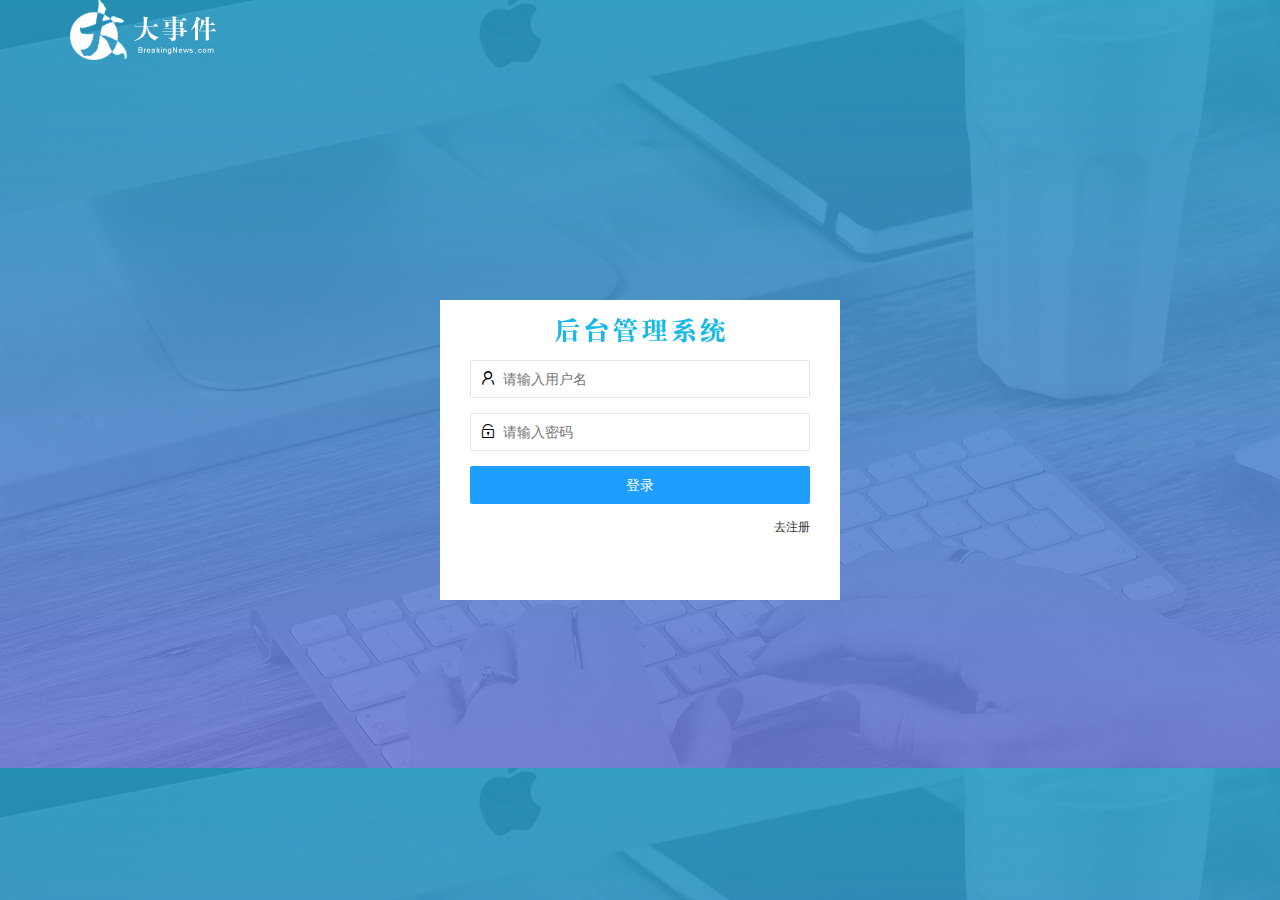
<file: login.html>
<!DOCTYPE html>
<html lang="en">

<head>
    <meta charset="UTF-8">
    <meta http-equiv="X-UA-Compatible" content="IE=edge">
    <meta name="viewport" content="width=device-width, initial-scale=1.0">
    <title>大事件登录注册</title>
    <link rel="stylesheet" href="/assets/lib/layui/css/layui.css" />

    <link rel="stylesheet" href="/assets/css/login.css">

</head>

<body>
    <!-- 头部的logo区域 -->
    <div class="layui-main">
        <img src="/assets/images/logo.png" alt="">
    </div>


    <!-- 登录注册区域 -->
    <div class="loginAndRegister">
        <div class="title-box"></div>
        <!-- 登录的div -->

        <div class="login-box">
            <!-- 登录的表单 -->
            <form class="layui-form" action="">
                <!-- 用户名 -->
                <div class="layui-form-item">
                    <i class="layui-icon layui-icon-username"></i>
                    <input type="text" name="username" required lay-verify="required" placeholder="请输入用户名"
                        autocomplete="off" class="layui-input" />
                </div>
                <!-- 密码 -->
                <div class="layui-form-item">
                    <i class="layui-icon layui-icon-password"></i>
                    <input type="password" name="password" required lay-verify="required" placeholder="请输入密码"
                        autocomplete="off" class="layui-input" />
                </div>
                <!-- 登录按钮 -->
                <div class="layui-form-item">
                    <!-- 注意：表单提交按钮和普通按钮的区别，就是 lay-submit 属性 -->
                    <button class="layui-btn layui-btn-fluid layui-btn-normal" lay-submit>登录</button>
                </div>
                <div class="layui-form-item links">
                    <a  id="link_reg">去注册</a>
                </div>
            </form>
        </div>

        <!-- 注册的div -->
        <div class="register-box">

            <!-- 注册的表单 -->
            <form class="layui-form" action="">
                <!-- 用户名 -->
                <div class="layui-form-item">
                    <i class="layui-icon layui-icon-username"></i>
                    <input type="text" name="username" required lay-verify="required" placeholder="请输入用户名"
                        autocomplete="off" class="layui-input" />
                </div>
                <!-- 密码 -->
                <div class="layui-form-item">
                    <i class="layui-icon layui-icon-password"></i>
                    <input type="password" name="password" required lay-verify="required" placeholder="请输入密码"
                        autocomplete="off" class="layui-input" />
                </div>
                <!-- 密码确认框 -->
                <div class="layui-form-item">
                    <i class="layui-icon layui-icon-password"></i>
                    <input type="password" name="repassword" required lay-verify="required" placeholder="再次确认密码"
                        autocomplete="off" class="layui-input" />
                </div>
                <!-- 注册按钮 -->
                <div class="layui-form-item">
                    <!-- 注意：表单提交按钮和普通按钮的区别，就是 lay-submit 属性 -->
                    <button class="layui-btn layui-btn-fluid layui-btn-normal" lay-submit>注册</button>
                </div>
                <div class="layui-form-item links">
                    <a  id="link_login">去登录</a>
                </div>
            </form>
        </div>

    </div>

    <script src="./assets/lib/layui/layui.all.js"></script>
    <script src="./assets/lib/jquery.js"></script>
    <script src="./assets/js/ajaxPre.js"></script>
    <script src="./assets/js/login.js"></script>
</body>

</html>
</file>
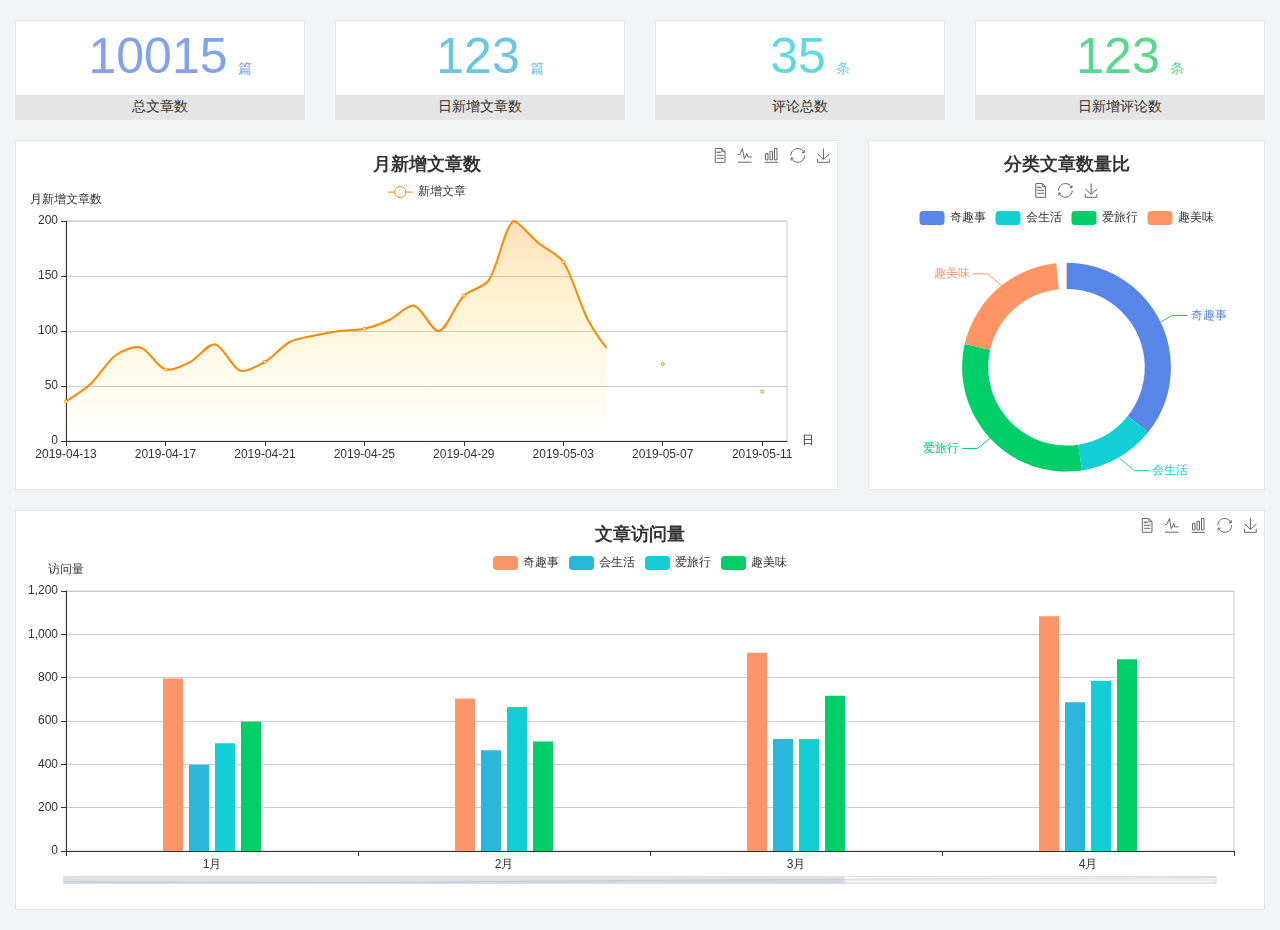
<file: home/dashboard.html>
<!DOCTYPE html>
<html lang="en">

<head>
  <meta charset="UTF-8">
  <meta name="viewport" content="width=device-width, initial-scale=1.0">
  <meta http-equiv="X-UA-Compatible" content="ie=edge">
  <title>图表统计</title>
  <link rel="stylesheet" href="../assets/lib/bootstrap.css" />
  <link rel="stylesheet" href="../assets/lib/main.css" />
  <script src="../assets/lib/jquery.js"></script>
  <script type="text/javascript" src="../assets/lib/echarts.min.js"></script>
</head>

<body>
  <div class="container-fluid">
    <div class="row spannel_list">
      <div class="col-sm-3 col-xs-6">
        <div class="spannel">
          <em>10015</em><span>篇</span>
          <b>总文章数</b>
        </div>
      </div>
      <div class="col-sm-3 col-xs-6">
        <div class="spannel scolor01">
          <em>123</em><span>篇</span>
          <b>日新增文章数</b>
        </div>
      </div>
      <div class="col-sm-3 col-xs-6">
        <div class="spannel scolor02">
          <em>35</em><span>条</span>
          <b>评论总数</b>
        </div>
      </div>
      <div class="col-sm-3 col-xs-6">
        <div class="spannel scolor03">
          <em>123</em><span>条</span>
          <b>日新增评论数</b>
        </div>
      </div>
    </div>
  </div>

  <div class="container-fluid">
    <div class="row curve-pie">
      <div class="col-lg-8 col-md-8">
        <div class="gragh_pannel" id="curve_show"></div>
      </div>
      <div class="col-lg-4 col-md-4">
        <div class="gragh_pannel" id="pie_show"></div>
      </div>
    </div>
  </div>

  <div class="container-fluid">
    <div class="column_pannel" id="column_show"></div>
  </div>

  <script>
    var oChart = echarts.init(document.getElementById('curve_show'));
    var aList_all = [
      { 'count': 36, 'date': '2019-04-13' },
      { 'count': 52, 'date': '2019-04-14' },
      { 'count': 78, 'date': '2019-04-15' },
      { 'count': 85, 'date': '2019-04-16' },
      { 'count': 65, 'date': '2019-04-17' },
      { 'count': 72, 'date': '2019-04-18' },
      { 'count': 88, 'date': '2019-04-19' },
      { 'count': 64, 'date': '2019-04-20' },
      { 'count': 72, 'date': '2019-04-21' },
      { 'count': 90, 'date': '2019-04-22' },
      { 'count': 96, 'date': '2019-04-23' },
      { 'count': 100, 'date': '2019-04-24' },
      { 'count': 102, 'date': '2019-04-25' },
      { 'count': 110, 'date': '2019-04-26' },
      { 'count': 123, 'date': '2019-04-27' },
      { 'count': 100, 'date': '2019-04-28' },
      { 'count': 132, 'date': '2019-04-29' },
      { 'count': 146, 'date': '2019-04-30' },
      { 'count': 200, 'date': '2019-05-01' },
      { 'count': 180, 'date': '2019-05-02' },
      { 'count': 163, 'date': '2019-05-03' },
      { 'count': 110, 'date': '2019-05-04' },
      { 'count': 80, 'date': '2019-05-05' },
      { 'count': 82, 'date': '2019-05-06' },
      { 'count': 70, 'date': '2019-05-07' },
      { 'count': 65, 'date': '2019-05-08' },
      { 'count': 54, 'date': '2019-05-09' },
      { 'count': 40, 'date': '2019-05-10' },
      { 'count': 45, 'date': '2019-05-11' },
      { 'count': 38, 'date': '2019-05-12' },
    ];

    let aCount = [];
    let aDate = [];

    for (var i = 0; i < aList_all.length; i++) {
      aCount.push(aList_all[i].count);
      aDate.push(aList_all[i].date);
    }

    var chartopt = {
      title: {
        text: '月新增文章数',
        left: 'center',
        top: '10'
      },
      tooltip: {
        trigger: 'axis'
      },
      legend: {
        data: ['新增文章'],
        top: '40'
      },
      toolbox: {
        show: true,
        feature: {
          mark: { show: true },
          dataView: { show: true, readOnly: false },
          magicType: { show: true, type: ['line', 'bar'] },
          restore: { show: true },
          saveAsImage: { show: true }
        }
      },
      calculable: true,
      xAxis: [
        {
          name: '日',
          type: 'category',
          boundaryGap: false,
          data: aDate
        }
      ],
      yAxis: [
        {
          name: '月新增文章数',
          type: 'value'
        }
      ],
      series: [
        {
          name: '新增文章',
          type: 'line',
          smooth: true,
          itemStyle: { normal: { areaStyle: { type: 'default' }, color: '#f80' }, lineStyle: { color: '#f80' } },
          data: aCount
        }],
      areaStyle: {
        normal: {
          color: new echarts.graphic.LinearGradient(0, 0, 0, 1, [{
            offset: 0,
            color: 'rgba(255,136,0,0.39)'
          }, {
            offset: .34,
            color: 'rgba(255,180,0,0.25)'
          }, {
            offset: 1,
            color: 'rgba(255,222,0,0.00)'
          }])

        }
      },
      grid: {
        show: true,
        x: 50,
        x2: 50,
        y: 80,
        height: 220
      }
    };

    oChart.setOption(chartopt);


    var oPie = echarts.init(document.getElementById('pie_show'));
    var oPieopt =
    {
      title: {
        top: 10,
        text: '分类文章数量比',
        x: 'center'
      },
      tooltip: {
        trigger: 'item',
        formatter: "{a} <br/>{b} : {c} ({d}%)"
      },
      color: ['#5885e8', '#13cfd5', '#00ce68', '#ff9565'],
      legend: {
        x: 'center',
        top: 65,
        data: ['奇趣事', '会生活', '爱旅行', '趣美味']
      },
      toolbox: {
        show: true,
        x: 'center',
        top: 35,
        feature: {
          mark: { show: true },
          dataView: { show: true, readOnly: false },
          magicType: {
            show: true,
            type: ['pie', 'funnel'],
            option: {
              funnel: {
                x: '25%',
                width: '50%',
                funnelAlign: 'left',
                max: 1548
              }
            }
          },
          restore: { show: true },
          saveAsImage: { show: true }
        }
      },
      calculable: true,
      series: [
        {
          name: '访问来源',
          type: 'pie',
          radius: ['45%', '60%'],
          center: ['50%', '65%'],
          data: [
            { value: 300, name: '奇趣事' },
            { value: 100, name: '会生活' },
            { value: 260, name: '爱旅行' },
            { value: 180, name: '趣美味' }
          ]
        }
      ]
    };
    oPie.setOption(oPieopt);



    var oColumn = this.echarts.init(document.getElementById('column_show'));
    var oColumnopt =
    {
      title: {
        text: '文章访问量',
        left: 'center',
        top: '10'
      },
      tooltip: {
        trigger: 'axis'
      },
      legend: {
        data: ['奇趣事', '会生活', '爱旅行', '趣美味'],
        top: '40'
      },
      toolbox: {
        show: true,
        feature: {
          mark: { show: true },
          dataView: { show: true, readOnly: false },
          magicType: { show: true, type: ['line', 'bar'] },
          restore: { show: true },
          saveAsImage: { show: true }
        }
      },
      calculable: true,
      xAxis: [
        {
          type: 'category',
          data: ['1月', '2月', '3月', '4月', '5月']
        }
      ],
      yAxis: [
        {
          name: '访问量',
          type: 'value'
        }
      ],
      series: [
        {
          name: '奇趣事',
          type: 'bar',
          barWidth: 20,
          itemStyle: {
            normal: { areaStyle: { type: 'default' }, color: '#fd956a' }
          },
          data: [800, 708, 920, 1090, 1200]
        },
        {
          name: '会生活',
          type: 'bar',
          barWidth: 20,
          itemStyle: {
            normal: { areaStyle: { type: 'default' }, color: '#2bb6db' }
          },
          data: [400, 468, 520, 690, 800]
        },
        {
          name: '爱旅行',
          type: 'bar',
          barWidth: 20,
          itemStyle: {
            normal: { areaStyle: { type: 'default' }, color: '#13cfd5' }
          },
          data: [500, 668, 520, 790, 900]
        },
        {
          name: '趣美味',
          type: 'bar',
          barWidth: 20,
          itemStyle: {
            normal: { areaStyle: { type: 'default' }, color: '#00ce68' }
          },
          data: [600, 508, 720, 890, 1000]
        }
      ],
      grid: {
        show: true,
        x: 50,
        x2: 30,
        y: 80,
        height: 260
      },
      dataZoom: [//给x轴设置滚动条
        {
          start: 0,//默认为0
          end: 100 - 1000 / 31,//默认为100
          type: 'slider',
          show: true,
          xAxisIndex: [0],
          handleSize: 0,//滑动条的 左右2个滑动条的大小
          height: 8,//组件高度
          left: 45, //左边的距离
          right: 50,//右边的距离
          bottom: 26,//右边的距离
          handleColor: '#ddd',//h滑动图标的颜色
          handleStyle: {
            borderColor: "#cacaca",
            borderWidth: "1",
            shadowBlur: 2,
            background: "#ddd",
            shadowColor: "#ddd",
          }
        }]
    };
    oColumn.setOption(oColumnopt);
  </script>
</body>

</html>
</file>
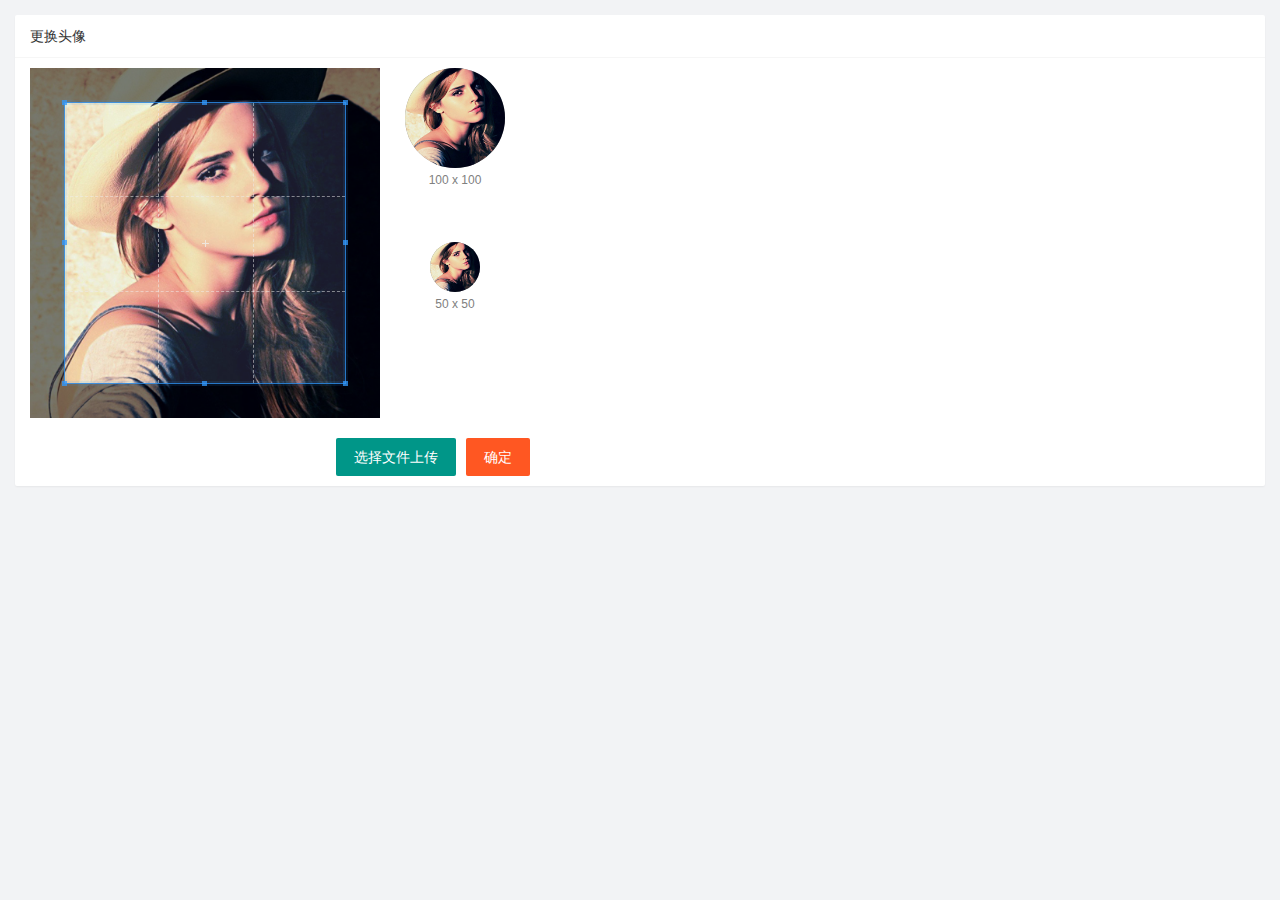
<file: user/user_avatar.html>
<!DOCTYPE html>
<html lang="en">

<head>
    <meta charset="UTF-8">
    <meta http-equiv="X-UA-Compatible" content="IE=edge">
    <meta name="viewport" content="width=device-width, initial-scale=1.0">
    <title>Document</title>
    <link rel="stylesheet" href="../assets/lib/layui/css/layui.css">
    <link rel="stylesheet" href="../assets/lib/cropper/cropper.css">
    <link rel="stylesheet" href="../assets/css/user/user_avatar.css">
</head>

<body>
    <div class="layui-card">
        <div class="layui-card-header">更换头像</div>
        <div class="layui-card-body">
            <!-- 第一行的图片裁剪和预览区域 -->
            <div class="row1">
                <!-- 图片裁剪区域 -->
                <div class="cropper-box">
                    <!-- 这个 img 标签很重要，将来会把它初始化为裁剪区域 -->
                    <img id="image" src="../assets/images/sample.jpg" />
                </div>
                <!-- 图片的预览区域 -->
                <div class="preview-box">
                    <div>
                        <!-- 宽高为 100px 的预览区域 -->
                        <div class="img-preview w100"></div>
                        <p class="size">100 x 100</p>
                    </div>
                    <div>
                        <!-- 宽高为 50px 的预览区域 -->
                        <div class="img-preview w50"></div>
                        <p class="size">50 x 50</p>
                    </div>
                </div>
            </div>

            <!-- 第二行的按钮区域 -->
            <div class="row2">
                <!-- 通过 accept属性，可以指定，允许用户选择什么类型的文件 -->
                <input type="file" id="file" accept="image/png,image/jpeg" />
                <button type="button" class="layui-btn" id="btnChooseImage">选择文件上传</button>
                <button type="button" class="layui-btn layui-btn-danger" id='btnUpload'>确定</button>
            </div>
        </div>
    </div>
    <script src="../assets/lib/layui/layui.all.js"></script>
    <script src="../assets/lib/jquery.js"></script>
    <script src="../assets/lib/cropper/Cropper.js"></script>
    <script src="../assets/lib/cropper/jquery-cropper.js"></script>
    <script src="../assets/js/ajaxPre.js"></script>
    <script src="../assets/js/user/user_avatar.js"></script>
</body>

</html>
</file>
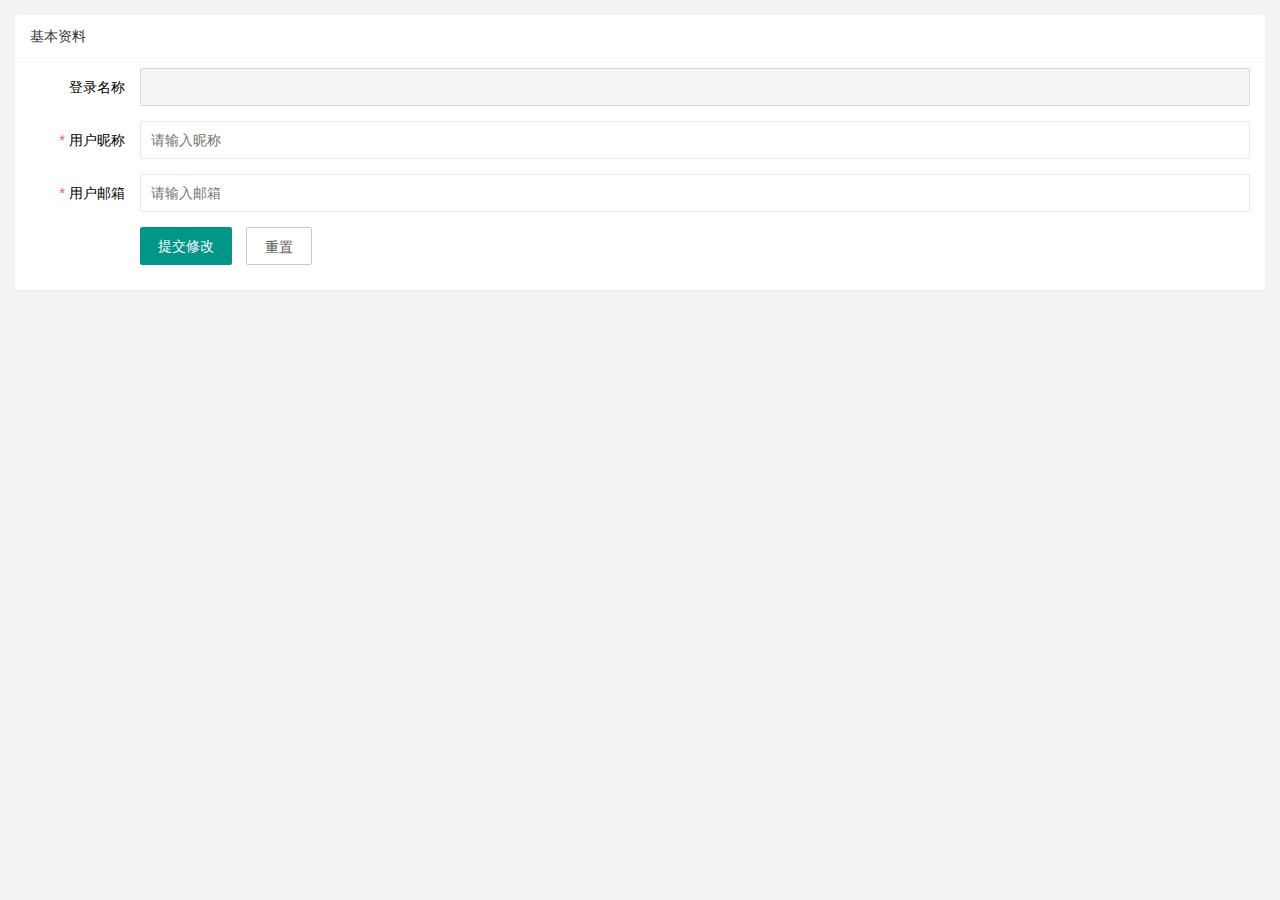
<file: user/user_info.html>
<!DOCTYPE html>
<html lang="en">

<head>
    <meta charset="UTF-8">
    <meta http-equiv="X-UA-Compatible" content="IE=edge">
    <meta name="viewport" content="width=device-width, initial-scale=1.0">
    <title>Document</title>
    <link rel="stylesheet" href="../assets/lib/layui/css/layui.css">
    <link rel="stylesheet" href="../assets/css/user/user_info.css">
</head>

<body>
    <div class="layui-card">
        <div class="layui-card-header">基本资料</div>
        <div class="layui-card-body">

            <form class="layui-form" lay-filter="formUserInfo">
                <!-- 这是隐藏域 隐藏id用于修改时提交 -->
                <input type="hidden" name="id" value="" />

                <div class="layui-form-item">
                    <label class="layui-form-label">登录名称</label>
                    <div class="layui-input-block">
                        <input disabled type="text" name="username" required lay-verify="required" autocomplete="off" 
                            class="layui-input">
                    </div>
                </div>
                <div class="layui-form-item">
                    <label class="layui-form-label req">用户昵称</label>
                    <div class="layui-input-block">
                        <input type="text" name="nickname" required lay-verify="required" autocomplete="off" placeholder="请输入昵称"
                            class="layui-input">
                    </div>
                </div>
                <div class="layui-form-item">
                    <label class="layui-form-label req">用户邮箱</label>
                    <div class="layui-input-block">
                        <input type="email" name="email" required lay-verify="required" autocomplete="off" placeholder="请输入邮箱"
                            class="layui-input">
                    </div>
                </div>

                <div class="layui-form-item">
                    <div class="layui-input-block">
                        <button class="layui-btn" lay-submit lay-filter="formDemo">提交修改</button>
                        <button type="reset" class="layui-btn layui-btn-primary" id="btnReset">重置</button>
                    </div>
                </div>

            </form>
        </div>
    </div>


    <!-- 导入 layui 的 js -->
    <script src="/assets/lib/layui/layui.all.js"></script>
    <!-- 导入 jquery -->
    <script src="/assets/lib/jquery.js"></script>
    <script src="/assets/js/ajaxPre.js"></script>

    <!-- 导入自己的 js -->
    <script src="/assets/js/user/user_info.js"></script>

</body>

</html>
</file>
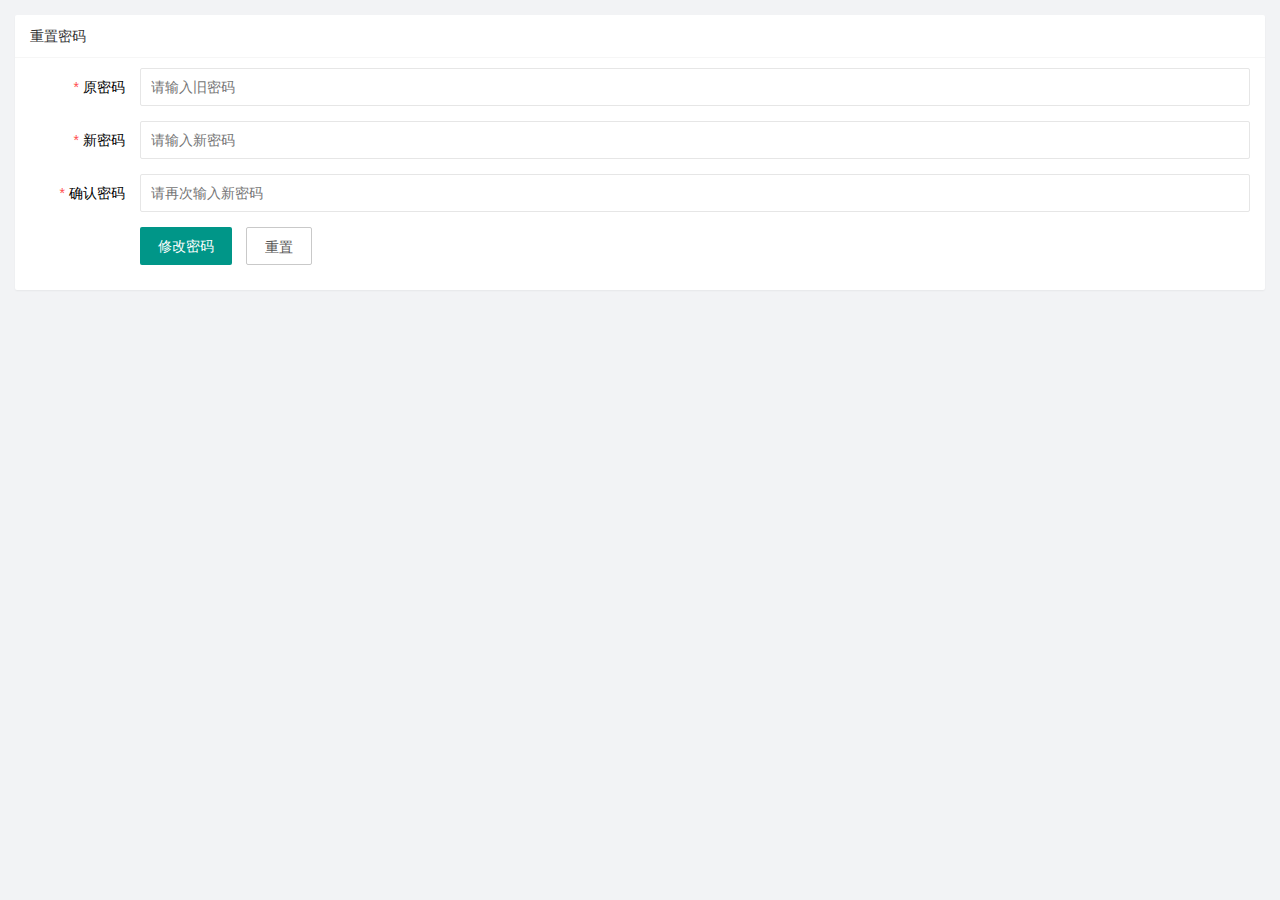
<file: user/user_pwd.html>
<!DOCTYPE html>
<html lang="en">
<head>
    <meta charset="UTF-8">
    <meta http-equiv="X-UA-Compatible" content="IE=edge">
    <meta name="viewport" content="width=device-width, initial-scale=1.0">
    <title>Document</title>
    <link rel="stylesheet" href="../assets/lib/layui/css/layui.css">
    <link rel="stylesheet" href="/assets/css/user/user_pwd.css">
</head>
<body>
    <div class="layui-card">
        <div class="layui-card-header">重置密码</div>
        <div class="layui-card-body">

            <form class="layui-form" >
                <!-- 这是隐藏域 隐藏id用于修改时提交 -->
                <input type="hidden" name="id" value="" />

                <div class="layui-form-item">
                    <label class="layui-form-label req">原密码</label>
                    <div class="layui-input-block">
                      <input type="password" name="oldPwd" required lay-verify="required|pwd" placeholder="请输入旧密码" autocomplete="off" class="layui-input">
                    </div>
                   
                </div>

                <div class="layui-form-item">
                    <label class="layui-form-label req">新密码</label>
                    <div class="layui-input-block">
                      <input type="password" name="newPwd" required lay-verify="required|pwd|samePwd" placeholder="请输入新密码" autocomplete="off" class="layui-input">
                    </div>
                   
                </div>

                <div class="layui-form-item">
                    <label class="layui-form-label req">确认密码</label>
                    <div class="layui-input-block">
                      <input type="password" name="rePwd" required lay-verify="required|pwd|rePwd" placeholder="请再次输入新密码" autocomplete="off" class="layui-input">
                    </div>
                   
                </div>



                <div class="layui-form-item">
                    <div class="layui-input-block">
                        <button class="layui-btn" lay-submit lay-filter="formDemo">修改密码</button>
                        <button type="reset" class="layui-btn layui-btn-primary" id="btnReset">重置</button>
                    </div>
                </div>

            </form>
        </div>
    </div>




     <!-- 导入 layui 的 js -->
     <script src="/assets/lib/layui/layui.all.js"></script>
     <!-- 导入 jquery -->
     <script src="/assets/lib/jquery.js"></script>
     <script src="/assets/js/ajaxPre.js"></script>
     <script src="/assets/js/user/user_pwd.js"></script>
</body>
</html>
</file>
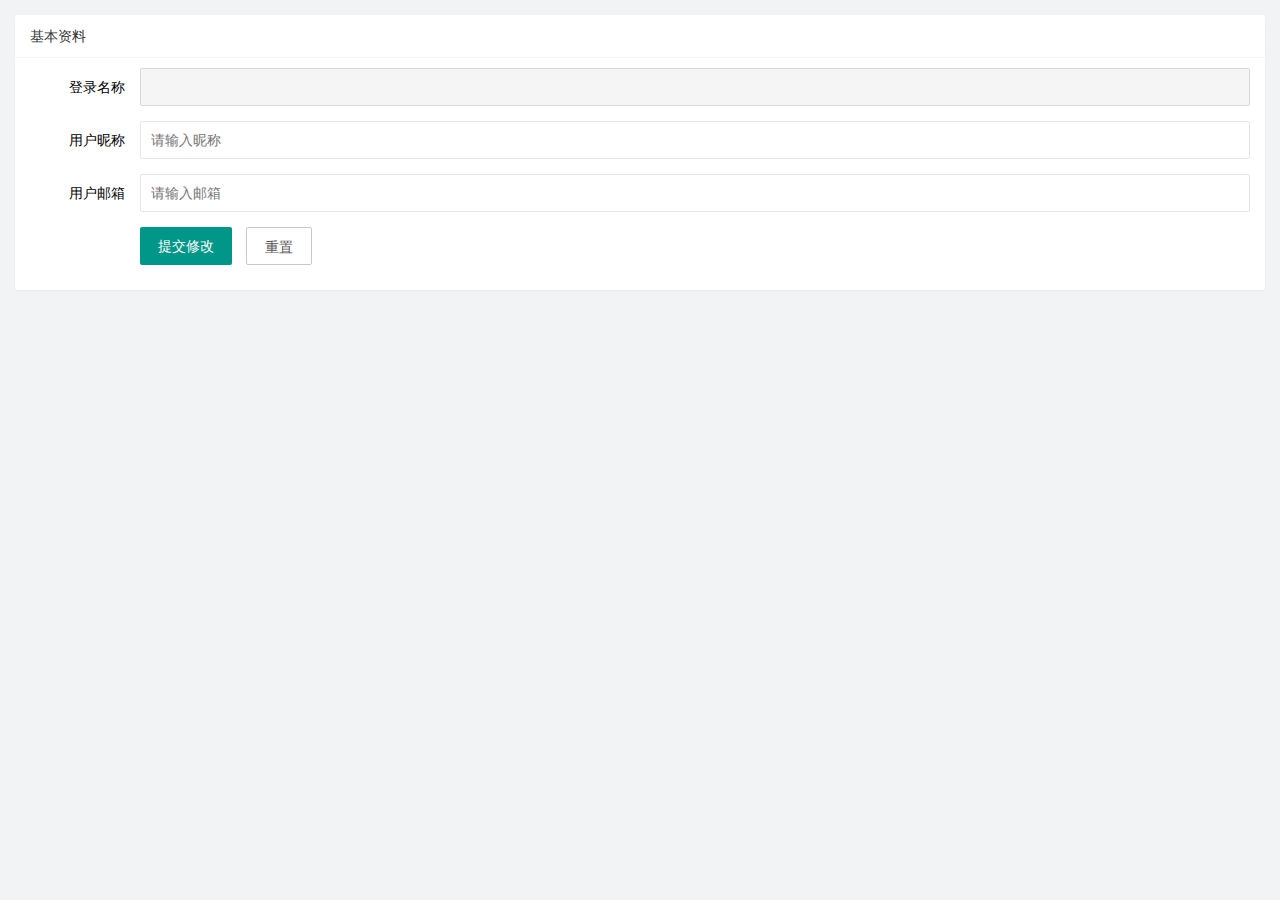
<file: user/userinfo.html>
<!DOCTYPE html>
<html lang="en">

<head>
    <meta charset="UTF-8">
    <meta http-equiv="X-UA-Compatible" content="IE=edge">
    <meta name="viewport" content="width=device-width, initial-scale=1.0">
    <title>Document</title>
    <link rel="stylesheet" href="../assets/lib/layui/css/layui.css">
    <link rel="stylesheet" href="../assets/css/user/user_info.css">
</head>

<body>
    <div class="layui-card">
        <div class="layui-card-header">基本资料</div>
        <div class="layui-card-body">

            <form class="layui-form" lay-filter="formUserInfo">
                <!-- 这是隐藏域 隐藏id用于修改时提交 -->
                <input type="hidden" name="id" value="" />

                <div class="layui-form-item">
                    <label class="layui-form-label">登录名称</label>
                    <div class="layui-input-block">
                        <input disabled type="text" name="username" required lay-verify="required" autocomplete="off" 
                            class="layui-input">
                    </div>
                </div>
                <div class="layui-form-item">
                    <label class="layui-form-label">用户昵称</label>
                    <div class="layui-input-block">
                        <input type="text" name="nickname" required lay-verify="required" autocomplete="off" placeholder="请输入昵称"
                            class="layui-input">
                    </div>
                </div>
                <div class="layui-form-item">
                    <label class="layui-form-label">用户邮箱</label>
                    <div class="layui-input-block">
                        <input type="email" name="email" required lay-verify="required" autocomplete="off" placeholder="请输入邮箱"
                            class="layui-input">
                    </div>
                </div>

                <div class="layui-form-item">
                    <div class="layui-input-block">
                        <button class="layui-btn" lay-submit lay-filter="formDemo">提交修改</button>
                        <button type="reset" class="layui-btn layui-btn-primary" id="btnReset">重置</button>
                    </div>
                </div>

            </form>
        </div>
    </div>


    <!-- 导入 layui 的 js -->
    <script src="/assets/lib/layui/layui.all.js"></script>
    <!-- 导入 jquery -->
    <script src="/assets/lib/jquery.js"></script>
    <script src="/assets/js/ajaxPre.js"></script>

    <!-- 导入自己的 js -->
    <script src="/assets/js/user/user_info.js"></script>

</body>

</html>
</file>
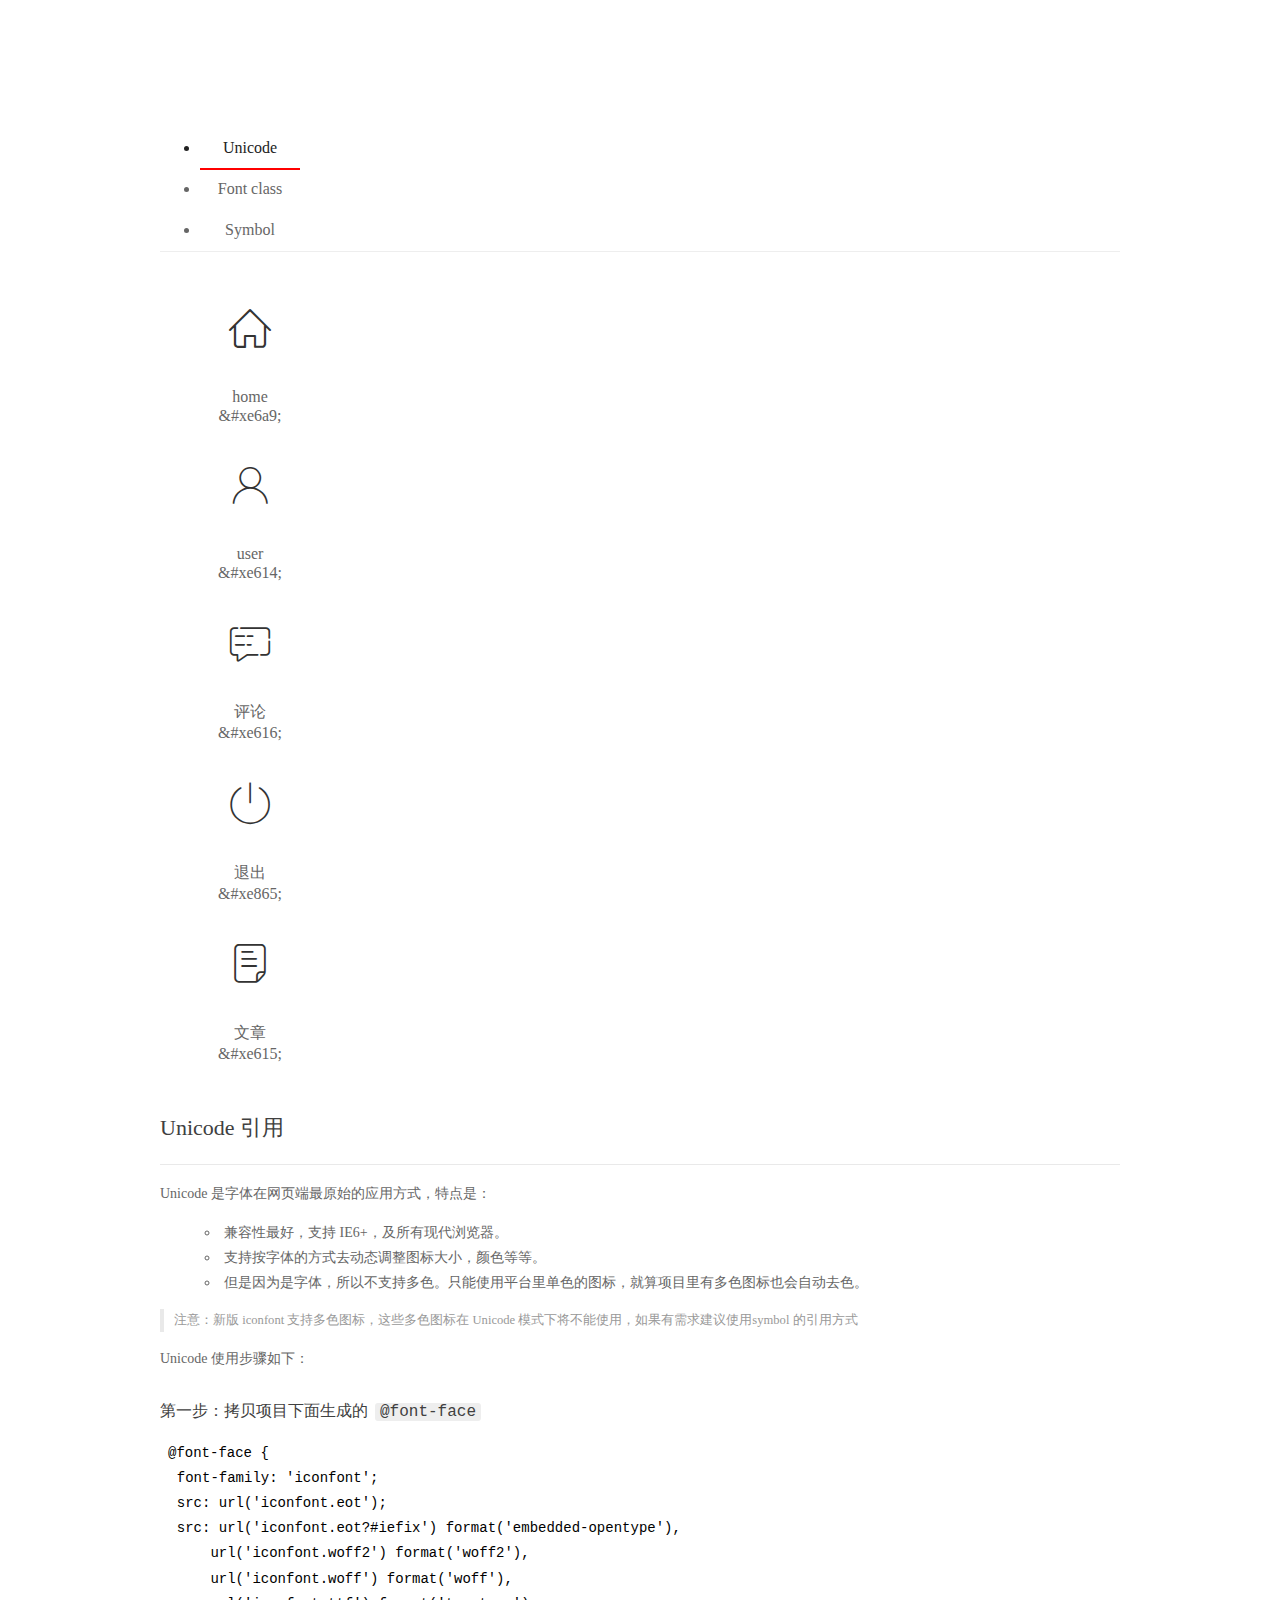
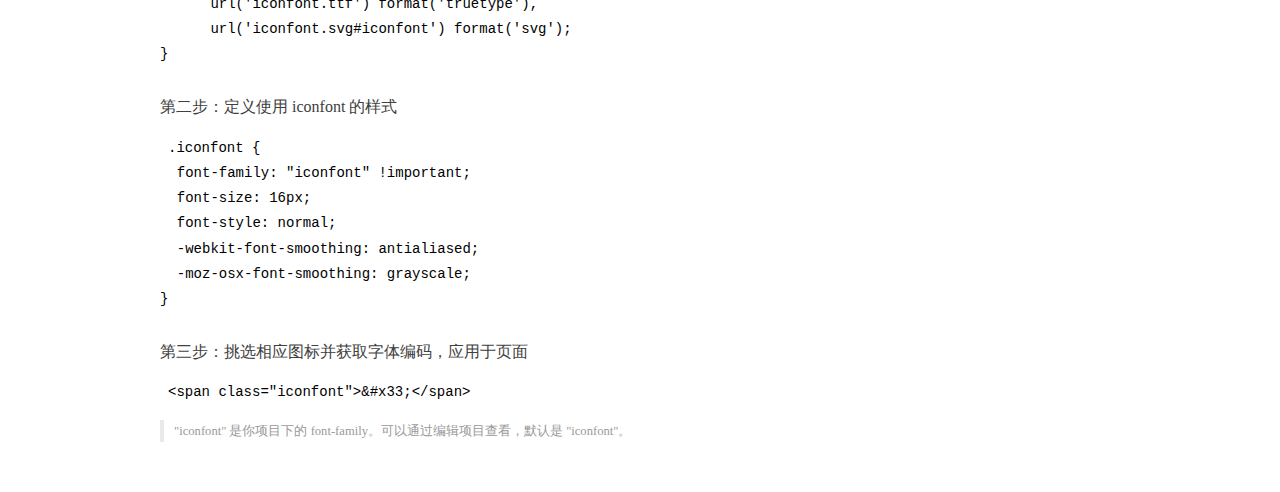
<file: assets/fonts/demo_index.html>
<!DOCTYPE html>
<html>
<head>
  <meta charset="utf-8"/>
  <title>IconFont Demo</title>
  <link rel="shortcut icon" href="https://gtms04.alicdn.com/tps/i4/TB1_oz6GVXXXXaFXpXXJDFnIXXX-64-64.ico" type="image/x-icon"/>
  <link rel="stylesheet" href="https://g.alicdn.com/thx/cube/1.3.2/cube.min.css">
  <link rel="stylesheet" href="demo.css">
  <link rel="stylesheet" href="iconfont.css">
  <script src="iconfont.js"></script>
  <!-- jQuery -->
  <script src="https://a1.alicdn.com/oss/uploads/2018/12/26/7bfddb60-08e8-11e9-9b04-53e73bb6408b.js"></script>
  <!-- 代码高亮 -->
  <script src="https://a1.alicdn.com/oss/uploads/2018/12/26/a3f714d0-08e6-11e9-8a15-ebf944d7534c.js"></script>
</head>
<body>
  <div class="main">
    <h1 class="logo"><a href="https://www.iconfont.cn/" title="iconfont 首页" target="_blank">&#xe86b;</a></h1>
    <div class="nav-tabs">
      <ul id="tabs" class="dib-box">
        <li class="dib active"><span>Unicode</span></li>
        <li class="dib"><span>Font class</span></li>
        <li class="dib"><span>Symbol</span></li>
      </ul>
      
    </div>
    <div class="tab-container">
      <div class="content unicode" style="display: block;">
          <ul class="icon_lists dib-box">
          
            <li class="dib">
              <span class="icon iconfont">&#xe6a9;</span>
                <div class="name">home</div>
                <div class="code-name">&amp;#xe6a9;</div>
              </li>
          
            <li class="dib">
              <span class="icon iconfont">&#xe614;</span>
                <div class="name">user</div>
                <div class="code-name">&amp;#xe614;</div>
              </li>
          
            <li class="dib">
              <span class="icon iconfont">&#xe616;</span>
                <div class="name">评论</div>
                <div class="code-name">&amp;#xe616;</div>
              </li>
          
            <li class="dib">
              <span class="icon iconfont">&#xe865;</span>
                <div class="name">退出</div>
                <div class="code-name">&amp;#xe865;</div>
              </li>
          
            <li class="dib">
              <span class="icon iconfont">&#xe615;</span>
                <div class="name">文章</div>
                <div class="code-name">&amp;#xe615;</div>
              </li>
          
          </ul>
          <div class="article markdown">
          <h2 id="unicode-">Unicode 引用</h2>
          <hr>

          <p>Unicode 是字体在网页端最原始的应用方式，特点是：</p>
          <ul>
            <li>兼容性最好，支持 IE6+，及所有现代浏览器。</li>
            <li>支持按字体的方式去动态调整图标大小，颜色等等。</li>
            <li>但是因为是字体，所以不支持多色。只能使用平台里单色的图标，就算项目里有多色图标也会自动去色。</li>
          </ul>
          <blockquote>
            <p>注意：新版 iconfont 支持多色图标，这些多色图标在 Unicode 模式下将不能使用，如果有需求建议使用symbol 的引用方式</p>
          </blockquote>
          <p>Unicode 使用步骤如下：</p>
          <h3 id="-font-face">第一步：拷贝项目下面生成的 <code>@font-face</code></h3>
<pre><code class="language-css"
>@font-face {
  font-family: 'iconfont';
  src: url('iconfont.eot');
  src: url('iconfont.eot?#iefix') format('embedded-opentype'),
      url('iconfont.woff2') format('woff2'),
      url('iconfont.woff') format('woff'),
      url('iconfont.ttf') format('truetype'),
      url('iconfont.svg#iconfont') format('svg');
}
</code></pre>
          <h3 id="-iconfont-">第二步：定义使用 iconfont 的样式</h3>
<pre><code class="language-css"
>.iconfont {
  font-family: "iconfont" !important;
  font-size: 16px;
  font-style: normal;
  -webkit-font-smoothing: antialiased;
  -moz-osx-font-smoothing: grayscale;
}
</code></pre>
          <h3 id="-">第三步：挑选相应图标并获取字体编码，应用于页面</h3>
<pre>
<code class="language-html"
>&lt;span class="iconfont"&gt;&amp;#x33;&lt;/span&gt;
</code></pre>
          <blockquote>
            <p>"iconfont" 是你项目下的 font-family。可以通过编辑项目查看，默认是 "iconfont"。</p>
          </blockquote>
          </div>
      </div>
      <div class="content font-class">
        <ul class="icon_lists dib-box">
          
          <li class="dib">
            <span class="icon iconfont icon-home"></span>
            <div class="name">
              home
            </div>
            <div class="code-name">.icon-home
            </div>
          </li>
          
          <li class="dib">
            <span class="icon iconfont icon-user"></span>
            <div class="name">
              user
            </div>
            <div class="code-name">.icon-user
            </div>
          </li>
          
          <li class="dib">
            <span class="icon iconfont icon-pinglun"></span>
            <div class="name">
              评论
            </div>
            <div class="code-name">.icon-pinglun
            </div>
          </li>
          
          <li class="dib">
            <span class="icon iconfont icon-tuichu"></span>
            <div class="name">
              退出
            </div>
            <div class="code-name">.icon-tuichu
            </div>
          </li>
          
          <li class="dib">
            <span class="icon iconfont icon-16"></span>
            <div class="name">
              文章
            </div>
            <div class="code-name">.icon-16
            </div>
          </li>
          
        </ul>
        <div class="article markdown">
        <h2 id="font-class-">font-class 引用</h2>
        <hr>

        <p>font-class 是 Unicode 使用方式的一种变种，主要是解决 Unicode 书写不直观，语意不明确的问题。</p>
        <p>与 Unicode 使用方式相比，具有如下特点：</p>
        <ul>
          <li>兼容性良好，支持 IE8+，及所有现代浏览器。</li>
          <li>相比于 Unicode 语意明确，书写更直观。可以很容易分辨这个 icon 是什么。</li>
          <li>因为使用 class 来定义图标，所以当要替换图标时，只需要修改 class 里面的 Unicode 引用。</li>
          <li>不过因为本质上还是使用的字体，所以多色图标还是不支持的。</li>
        </ul>
        <p>使用步骤如下：</p>
        <h3 id="-fontclass-">第一步：引入项目下面生成的 fontclass 代码：</h3>
<pre><code class="language-html">&lt;link rel="stylesheet" href="./iconfont.css"&gt;
</code></pre>
        <h3 id="-">第二步：挑选相应图标并获取类名，应用于页面：</h3>
<pre><code class="language-html">&lt;span class="iconfont icon-xxx"&gt;&lt;/span&gt;
</code></pre>
        <blockquote>
          <p>"
            iconfont" 是你项目下的 font-family。可以通过编辑项目查看，默认是 "iconfont"。</p>
        </blockquote>
      </div>
      </div>
      <div class="content symbol">
          <ul class="icon_lists dib-box">
          
            <li class="dib">
                <svg class="icon svg-icon" aria-hidden="true">
                  <use xlink:href="#icon-home"></use>
                </svg>
                <div class="name">home</div>
                <div class="code-name">#icon-home</div>
            </li>
          
            <li class="dib">
                <svg class="icon svg-icon" aria-hidden="true">
                  <use xlink:href="#icon-user"></use>
                </svg>
                <div class="name">user</div>
                <div class="code-name">#icon-user</div>
            </li>
          
            <li class="dib">
                <svg class="icon svg-icon" aria-hidden="true">
                  <use xlink:href="#icon-pinglun"></use>
                </svg>
                <div class="name">评论</div>
                <div class="code-name">#icon-pinglun</div>
            </li>
          
            <li class="dib">
                <svg class="icon svg-icon" aria-hidden="true">
                  <use xlink:href="#icon-tuichu"></use>
                </svg>
                <div class="name">退出</div>
                <div class="code-name">#icon-tuichu</div>
            </li>
          
            <li class="dib">
                <svg class="icon svg-icon" aria-hidden="true">
                  <use xlink:href="#icon-16"></use>
                </svg>
                <div class="name">文章</div>
                <div class="code-name">#icon-16</div>
            </li>
          
          </ul>
          <div class="article markdown">
          <h2 id="symbol-">Symbol 引用</h2>
          <hr>

          <p>这是一种全新的使用方式，应该说这才是未来的主流，也是平台目前推荐的用法。相关介绍可以参考这篇<a href="">文章</a>
            这种用法其实是做了一个 SVG 的集合，与另外两种相比具有如下特点：</p>
          <ul>
            <li>支持多色图标了，不再受单色限制。</li>
            <li>通过一些技巧，支持像字体那样，通过 <code>font-size</code>, <code>color</code> 来调整样式。</li>
            <li>兼容性较差，支持 IE9+，及现代浏览器。</li>
            <li>浏览器渲染 SVG 的性能一般，还不如 png。</li>
          </ul>
          <p>使用步骤如下：</p>
          <h3 id="-symbol-">第一步：引入项目下面生成的 symbol 代码：</h3>
<pre><code class="language-html">&lt;script src="./iconfont.js"&gt;&lt;/script&gt;
</code></pre>
          <h3 id="-css-">第二步：加入通用 CSS 代码（引入一次就行）：</h3>
<pre><code class="language-html">&lt;style&gt;
.icon {
  width: 1em;
  height: 1em;
  vertical-align: -0.15em;
  fill: currentColor;
  overflow: hidden;
}
&lt;/style&gt;
</code></pre>
          <h3 id="-">第三步：挑选相应图标并获取类名，应用于页面：</h3>
<pre><code class="language-html">&lt;svg class="icon" aria-hidden="true"&gt;
  &lt;use xlink:href="#icon-xxx"&gt;&lt;/use&gt;
&lt;/svg&gt;
</code></pre>
          </div>
      </div>

    </div>
  </div>
  <script>
  $(document).ready(function () {
      $('.tab-container .content:first').show()

      $('#tabs li').click(function (e) {
        var tabContent = $('.tab-container .content')
        var index = $(this).index()

        if ($(this).hasClass('active')) {
          return
        } else {
          $('#tabs li').removeClass('active')
          $(this).addClass('active')

          tabContent.hide().eq(index).fadeIn()
        }
      })
    })
  </script>
</body>
</html>
</file>
<file: assets/lib/layui/css/layui.css>
/** layui-v2.5.5 MIT License By https://www.layui.com */
 .layui-inline,img{display:inline-block;vertical-align:middle}h1,h2,h3,h4,h5,h6{font-weight:400}.layui-edge,.layui-header,.layui-inline,.layui-main{position:relative}.layui-body,.layui-edge,.layui-elip{overflow:hidden}.layui-btn,.layui-edge,.layui-inline,img{vertical-align:middle}.layui-btn,.layui-disabled,.layui-icon,.layui-unselect{-moz-user-select:none;-webkit-user-select:none;-ms-user-select:none}.layui-elip,.layui-form-checkbox span,.layui-form-pane .layui-form-label{text-overflow:ellipsis;white-space:nowrap}.layui-breadcrumb,.layui-tree-btnGroup{visibility:hidden}blockquote,body,button,dd,div,dl,dt,form,h1,h2,h3,h4,h5,h6,input,li,ol,p,pre,td,textarea,th,ul{margin:0;padding:0;-webkit-tap-highlight-color:rgba(0,0,0,0)}a:active,a:hover{outline:0}img{border:none}li{list-style:none}table{border-collapse:collapse;border-spacing:0}h4,h5,h6{font-size:100%}button,input,optgroup,option,select,textarea{font-family:inherit;font-size:inherit;font-style:inherit;font-weight:inherit;outline:0}pre{white-space:pre-wrap;white-space:-moz-pre-wrap;white-space:-pre-wrap;white-space:-o-pre-wrap;word-wrap:break-word}body{line-height:24px;font:14px Helvetica Neue,Helvetica,PingFang SC,Tahoma,Arial,sans-serif}hr{height:1px;margin:10px 0;border:0;clear:both}a{color:#333;text-decoration:none}a:hover{color:#777}a cite{font-style:normal;*cursor:pointer}.layui-border-box,.layui-border-box *{box-sizing:border-box}.layui-box,.layui-box *{box-sizing:content-box}.layui-clear{clear:both;*zoom:1}.layui-clear:after{content:'\20';clear:both;*zoom:1;display:block;height:0}.layui-inline{*display:inline;*zoom:1}.layui-edge{display:inline-block;width:0;height:0;border-width:6px;border-style:dashed;border-color:transparent}.layui-edge-top{top:-4px;border-bottom-color:#999;border-bottom-style:solid}.layui-edge-right{border-left-color:#999;border-left-style:solid}.layui-edge-bottom{top:2px;border-top-color:#999;border-top-style:solid}.layui-edge-left{border-right-color:#999;border-right-style:solid}.layui-disabled,.layui-disabled:hover{color:#d2d2d2!important;cursor:not-allowed!important}.layui-circle{border-radius:100%}.layui-show{display:block!important}.layui-hide{display:none!important}@font-face{font-family:layui-icon;src:url(../font/iconfont.eot?v=250);src:url(../font/iconfont.eot?v=250#iefix) format('embedded-opentype'),url(../font/iconfont.woff2?v=250) format('woff2'),url(../font/iconfont.woff?v=250) format('woff'),url(../font/iconfont.ttf?v=250) format('truetype'),url(../font/iconfont.svg?v=250#layui-icon) format('svg')}.layui-icon{font-family:layui-icon!important;font-size:16px;font-style:normal;-webkit-font-smoothing:antialiased;-moz-osx-font-smoothing:grayscale}.layui-icon-reply-fill:before{content:"\e611"}.layui-icon-set-fill:before{content:"\e614"}.layui-icon-menu-fill:before{content:"\e60f"}.layui-icon-search:before{content:"\e615"}.layui-icon-share:before{content:"\e641"}.layui-icon-set-sm:before{content:"\e620"}.layui-icon-engine:before{content:"\e628"}.layui-icon-close:before{content:"\1006"}.layui-icon-close-fill:before{content:"\1007"}.layui-icon-chart-screen:before{content:"\e629"}.layui-icon-star:before{content:"\e600"}.layui-icon-circle-dot:before{content:"\e617"}.layui-icon-chat:before{content:"\e606"}.layui-icon-release:before{content:"\e609"}.layui-icon-list:before{content:"\e60a"}.layui-icon-chart:before{content:"\e62c"}.layui-icon-ok-circle:before{content:"\1005"}.layui-icon-layim-theme:before{content:"\e61b"}.layui-icon-table:before{content:"\e62d"}.layui-icon-right:before{content:"\e602"}.layui-icon-left:before{content:"\e603"}.layui-icon-cart-simple:before{content:"\e698"}.layui-icon-face-cry:before{content:"\e69c"}.layui-icon-face-smile:before{content:"\e6af"}.layui-icon-survey:before{content:"\e6b2"}.layui-icon-tree:before{content:"\e62e"}.layui-icon-upload-circle:before{content:"\e62f"}.layui-icon-add-circle:before{content:"\e61f"}.layui-icon-download-circle:before{content:"\e601"}.layui-icon-templeate-1:before{content:"\e630"}.layui-icon-util:before{content:"\e631"}.layui-icon-face-surprised:before{content:"\e664"}.layui-icon-edit:before{content:"\e642"}.layui-icon-speaker:before{content:"\e645"}.layui-icon-down:before{content:"\e61a"}.layui-icon-file:before{content:"\e621"}.layui-icon-layouts:before{content:"\e632"}.layui-icon-rate-half:before{content:"\e6c9"}.layui-icon-add-circle-fine:before{content:"\e608"}.layui-icon-prev-circle:before{content:"\e633"}.layui-icon-read:before{content:"\e705"}.layui-icon-404:before{content:"\e61c"}.layui-icon-carousel:before{content:"\e634"}.layui-icon-help:before{content:"\e607"}.layui-icon-code-circle:before{content:"\e635"}.layui-icon-water:before{content:"\e636"}.layui-icon-username:before{content:"\e66f"}.layui-icon-find-fill:before{content:"\e670"}.layui-icon-about:before{content:"\e60b"}.layui-icon-location:before{content:"\e715"}.layui-icon-up:before{content:"\e619"}.layui-icon-pause:before{content:"\e651"}.layui-icon-date:before{content:"\e637"}.layui-icon-layim-uploadfile:before{content:"\e61d"}.layui-icon-delete:before{content:"\e640"}.layui-icon-play:before{content:"\e652"}.layui-icon-top:before{content:"\e604"}.layui-icon-friends:before{content:"\e612"}.layui-icon-refresh-3:before{content:"\e9aa"}.layui-icon-ok:before{content:"\e605"}.layui-icon-layer:before{content:"\e638"}.layui-icon-face-smile-fine:before{content:"\e60c"}.layui-icon-dollar:before{content:"\e659"}.layui-icon-group:before{content:"\e613"}.layui-icon-layim-download:before{content:"\e61e"}.layui-icon-picture-fine:before{content:"\e60d"}.layui-icon-link:before{content:"\e64c"}.layui-icon-diamond:before{content:"\e735"}.layui-icon-log:before{content:"\e60e"}.layui-icon-rate-solid:before{content:"\e67a"}.layui-icon-fonts-del:before{content:"\e64f"}.layui-icon-unlink:before{content:"\e64d"}.layui-icon-fonts-clear:before{content:"\e639"}.layui-icon-triangle-r:before{content:"\e623"}.layui-icon-circle:before{content:"\e63f"}.layui-icon-radio:before{content:"\e643"}.layui-icon-align-center:before{content:"\e647"}.layui-icon-align-right:before{content:"\e648"}.layui-icon-align-left:before{content:"\e649"}.layui-icon-loading-1:before{content:"\e63e"}.layui-icon-return:before{content:"\e65c"}.layui-icon-fonts-strong:before{content:"\e62b"}.layui-icon-upload:before{content:"\e67c"}.layui-icon-dialogue:before{content:"\e63a"}.layui-icon-video:before{content:"\e6ed"}.layui-icon-headset:before{content:"\e6fc"}.layui-icon-cellphone-fine:before{content:"\e63b"}.layui-icon-add-1:before{content:"\e654"}.layui-icon-face-smile-b:before{content:"\e650"}.layui-icon-fonts-html:before{content:"\e64b"}.layui-icon-form:before{content:"\e63c"}.layui-icon-cart:before{content:"\e657"}.layui-icon-camera-fill:before{content:"\e65d"}.layui-icon-tabs:before{content:"\e62a"}.layui-icon-fonts-code:before{content:"\e64e"}.layui-icon-fire:before{content:"\e756"}.layui-icon-set:before{content:"\e716"}.layui-icon-fonts-u:before{content:"\e646"}.layui-icon-triangle-d:before{content:"\e625"}.layui-icon-tips:before{content:"\e702"}.layui-icon-picture:before{content:"\e64a"}.layui-icon-more-vertical:before{content:"\e671"}.layui-icon-flag:before{content:"\e66c"}.layui-icon-loading:before{content:"\e63d"}.layui-icon-fonts-i:before{content:"\e644"}.layui-icon-refresh-1:before{content:"\e666"}.layui-icon-rmb:before{content:"\e65e"}.layui-icon-home:before{content:"\e68e"}.layui-icon-user:before{content:"\e770"}.layui-icon-notice:before{content:"\e667"}.layui-icon-login-weibo:before{content:"\e675"}.layui-icon-voice:before{content:"\e688"}.layui-icon-upload-drag:before{content:"\e681"}.layui-icon-login-qq:before{content:"\e676"}.layui-icon-snowflake:before{content:"\e6b1"}.layui-icon-file-b:before{content:"\e655"}.layui-icon-template:before{content:"\e663"}.layui-icon-auz:before{content:"\e672"}.layui-icon-console:before{content:"\e665"}.layui-icon-app:before{content:"\e653"}.layui-icon-prev:before{content:"\e65a"}.layui-icon-website:before{content:"\e7ae"}.layui-icon-next:before{content:"\e65b"}.layui-icon-component:before{content:"\e857"}.layui-icon-more:before{content:"\e65f"}.layui-icon-login-wechat:before{content:"\e677"}.layui-icon-shrink-right:before{content:"\e668"}.layui-icon-spread-left:before{content:"\e66b"}.layui-icon-camera:before{content:"\e660"}.layui-icon-note:before{content:"\e66e"}.layui-icon-refresh:before{content:"\e669"}.layui-icon-female:before{content:"\e661"}.layui-icon-male:before{content:"\e662"}.layui-icon-password:before{content:"\e673"}.layui-icon-senior:before{content:"\e674"}.layui-icon-theme:before{content:"\e66a"}.layui-icon-tread:before{content:"\e6c5"}.layui-icon-praise:before{content:"\e6c6"}.layui-icon-star-fill:before{content:"\e658"}.layui-icon-rate:before{content:"\e67b"}.layui-icon-template-1:before{content:"\e656"}.layui-icon-vercode:before{content:"\e679"}.layui-icon-cellphone:before{content:"\e678"}.layui-icon-screen-full:before{content:"\e622"}.layui-icon-screen-restore:before{content:"\e758"}.layui-icon-cols:before{content:"\e610"}.layui-icon-export:before{content:"\e67d"}.layui-icon-print:before{content:"\e66d"}.layui-icon-slider:before{content:"\e714"}.layui-icon-addition:before{content:"\e624"}.layui-icon-subtraction:before{content:"\e67e"}.layui-icon-service:before{content:"\e626"}.layui-icon-transfer:before{content:"\e691"}.layui-main{width:1140px;margin:0 auto}.layui-header{z-index:1000;height:60px}.layui-header a:hover{transition:all .5s;-webkit-transition:all .5s}.layui-side{position:fixed;left:0;top:0;bottom:0;z-index:999;width:200px;overflow-x:hidden}.layui-side-scroll{position:relative;width:220px;height:100%;overflow-x:hidden}.layui-body{position:absolute;left:200px;right:0;top:0;bottom:0;z-index:998;width:auto;overflow-y:auto;box-sizing:border-box}.layui-layout-body{overflow:hidden}.layui-layout-admin .layui-header{background-color:#23262E}.layui-layout-admin .layui-side{top:60px;width:200px;overflow-x:hidden}.layui-layout-admin .layui-body{position:fixed;top:60px;bottom:44px}.layui-layout-admin .layui-main{width:auto;margin:0 15px}.layui-layout-admin .layui-footer{position:fixed;left:200px;right:0;bottom:0;height:44px;line-height:44px;padding:0 15px;background-color:#eee}.layui-layout-admin .layui-logo{position:absolute;left:0;top:0;width:200px;height:100%;line-height:60px;text-align:center;color:#009688;font-size:16px}.layui-layout-admin .layui-header .layui-nav{background:0 0}.layui-layout-left{position:absolute!important;left:200px;top:0}.layui-layout-right{position:absolute!important;right:0;top:0}.layui-container{position:relative;margin:0 auto;padding:0 15px;box-sizing:border-box}.layui-fluid{position:relative;margin:0 auto;padding:0 15px}.layui-row:after,.layui-row:before{content:'';display:block;clear:both}.layui-col-lg1,.layui-col-lg10,.layui-col-lg11,.layui-col-lg12,.layui-col-lg2,.layui-col-lg3,.layui-col-lg4,.layui-col-lg5,.layui-col-lg6,.layui-col-lg7,.layui-col-lg8,.layui-col-lg9,.layui-col-md1,.layui-col-md10,.layui-col-md11,.layui-col-md12,.layui-col-md2,.layui-col-md3,.layui-col-md4,.layui-col-md5,.layui-col-md6,.layui-col-md7,.layui-col-md8,.layui-col-md9,.layui-col-sm1,.layui-col-sm10,.layui-col-sm11,.layui-col-sm12,.layui-col-sm2,.layui-col-sm3,.layui-col-sm4,.layui-col-sm5,.layui-col-sm6,.layui-col-sm7,.layui-col-sm8,.layui-col-sm9,.layui-col-xs1,.layui-col-xs10,.layui-col-xs11,.layui-col-xs12,.layui-col-xs2,.layui-col-xs3,.layui-col-xs4,.layui-col-xs5,.layui-col-xs6,.layui-col-xs7,.layui-col-xs8,.layui-col-xs9{position:relative;display:block;box-sizing:border-box}.layui-col-xs1,.layui-col-xs10,.layui-col-xs11,.layui-col-xs12,.layui-col-xs2,.layui-col-xs3,.layui-col-xs4,.layui-col-xs5,.layui-col-xs6,.layui-col-xs7,.layui-col-xs8,.layui-col-xs9{float:left}.layui-col-xs1{width:8.33333333%}.layui-col-xs2{width:16.66666667%}.layui-col-xs3{width:25%}.layui-col-xs4{width:33.33333333%}.layui-col-xs5{width:41.66666667%}.layui-col-xs6{width:50%}.layui-col-xs7{width:58.33333333%}.layui-col-xs8{width:66.66666667%}.layui-col-xs9{width:75%}.layui-col-xs10{width:83.33333333%}.layui-col-xs11{width:91.66666667%}.layui-col-xs12{width:100%}.layui-col-xs-offset1{margin-left:8.33333333%}.layui-col-xs-offset2{margin-left:16.66666667%}.layui-col-xs-offset3{margin-left:25%}.layui-col-xs-offset4{margin-left:33.33333333%}.layui-col-xs-offset5{margin-left:41.66666667%}.layui-col-xs-offset6{margin-left:50%}.layui-col-xs-offset7{margin-left:58.33333333%}.layui-col-xs-offset8{margin-left:66.66666667%}.layui-col-xs-offset9{margin-left:75%}.layui-col-xs-offset10{margin-left:83.33333333%}.layui-col-xs-offset11{margin-left:91.66666667%}.layui-col-xs-offset12{margin-left:100%}@media screen and (max-width:768px){.layui-hide-xs{display:none!important}.layui-show-xs-block{display:block!important}.layui-show-xs-inline{display:inline!important}.layui-show-xs-inline-block{display:inline-block!important}}@media screen and (min-width:768px){.layui-container{width:750px}.layui-hide-sm{display:none!important}.layui-show-sm-block{display:block!important}.layui-show-sm-inline{display:inline!important}.layui-show-sm-inline-block{display:inline-block!important}.layui-col-sm1,.layui-col-sm10,.layui-col-sm11,.layui-col-sm12,.layui-col-sm2,.layui-col-sm3,.layui-col-sm4,.layui-col-sm5,.layui-col-sm6,.layui-col-sm7,.layui-col-sm8,.layui-col-sm9{float:left}.layui-col-sm1{width:8.33333333%}.layui-col-sm2{width:16.66666667%}.layui-col-sm3{width:25%}.layui-col-sm4{width:33.33333333%}.layui-col-sm5{width:41.66666667%}.layui-col-sm6{width:50%}.layui-col-sm7{width:58.33333333%}.layui-col-sm8{width:66.66666667%}.layui-col-sm9{width:75%}.layui-col-sm10{width:83.33333333%}.layui-col-sm11{width:91.66666667%}.layui-col-sm12{width:100%}.layui-col-sm-offset1{margin-left:8.33333333%}.layui-col-sm-offset2{margin-left:16.66666667%}.layui-col-sm-offset3{margin-left:25%}.layui-col-sm-offset4{margin-left:33.33333333%}.layui-col-sm-offset5{margin-left:41.66666667%}.layui-col-sm-offset6{margin-left:50%}.layui-col-sm-offset7{margin-left:58.33333333%}.layui-col-sm-offset8{margin-left:66.66666667%}.layui-col-sm-offset9{margin-left:75%}.layui-col-sm-offset10{margin-left:83.33333333%}.layui-col-sm-offset11{margin-left:91.66666667%}.layui-col-sm-offset12{margin-left:100%}}@media screen and (min-width:992px){.layui-container{width:970px}.layui-hide-md{display:none!important}.layui-show-md-block{display:block!important}.layui-show-md-inline{display:inline!important}.layui-show-md-inline-block{display:inline-block!important}.layui-col-md1,.layui-col-md10,.layui-col-md11,.layui-col-md12,.layui-col-md2,.layui-col-md3,.layui-col-md4,.layui-col-md5,.layui-col-md6,.layui-col-md7,.layui-col-md8,.layui-col-md9{float:left}.layui-col-md1{width:8.33333333%}.layui-col-md2{width:16.66666667%}.layui-col-md3{width:25%}.layui-col-md4{width:33.33333333%}.layui-col-md5{width:41.66666667%}.layui-col-md6{width:50%}.layui-col-md7{width:58.33333333%}.layui-col-md8{width:66.66666667%}.layui-col-md9{width:75%}.layui-col-md10{width:83.33333333%}.layui-col-md11{width:91.66666667%}.layui-col-md12{width:100%}.layui-col-md-offset1{margin-left:8.33333333%}.layui-col-md-offset2{margin-left:16.66666667%}.layui-col-md-offset3{margin-left:25%}.layui-col-md-offset4{margin-left:33.33333333%}.layui-col-md-offset5{margin-left:41.66666667%}.layui-col-md-offset6{margin-left:50%}.layui-col-md-offset7{margin-left:58.33333333%}.layui-col-md-offset8{margin-left:66.66666667%}.layui-col-md-offset9{margin-left:75%}.layui-col-md-offset10{margin-left:83.33333333%}.layui-col-md-offset11{margin-left:91.66666667%}.layui-col-md-offset12{margin-left:100%}}@media screen and (min-width:1200px){.layui-container{width:1170px}.layui-hide-lg{display:none!important}.layui-show-lg-block{display:block!important}.layui-show-lg-inline{display:inline!important}.layui-show-lg-inline-block{display:inline-block!important}.layui-col-lg1,.layui-col-lg10,.layui-col-lg11,.layui-col-lg12,.layui-col-lg2,.layui-col-lg3,.layui-col-lg4,.layui-col-lg5,.layui-col-lg6,.layui-col-lg7,.layui-col-lg8,.layui-col-lg9{float:left}.layui-col-lg1{width:8.33333333%}.layui-col-lg2{width:16.66666667%}.layui-col-lg3{width:25%}.layui-col-lg4{width:33.33333333%}.layui-col-lg5{width:41.66666667%}.layui-col-lg6{width:50%}.layui-col-lg7{width:58.33333333%}.layui-col-lg8{width:66.66666667%}.layui-col-lg9{width:75%}.layui-col-lg10{width:83.33333333%}.layui-col-lg11{width:91.66666667%}.layui-col-lg12{width:100%}.layui-col-lg-offset1{margin-left:8.33333333%}.layui-col-lg-offset2{margin-left:16.66666667%}.layui-col-lg-offset3{margin-left:25%}.layui-col-lg-offset4{margin-left:33.33333333%}.layui-col-lg-offset5{margin-left:41.66666667%}.layui-col-lg-offset6{margin-left:50%}.layui-col-lg-offset7{margin-left:58.33333333%}.layui-col-lg-offset8{margin-left:66.66666667%}.layui-col-lg-offset9{margin-left:75%}.layui-col-lg-offset10{margin-left:83.33333333%}.layui-col-lg-offset11{margin-left:91.66666667%}.layui-col-lg-offset12{margin-left:100%}}.layui-col-space1{margin:-.5px}.layui-col-space1>*{padding:.5px}.layui-col-space3{margin:-1.5px}.layui-col-space3>*{padding:1.5px}.layui-col-space5{margin:-2.5px}.layui-col-space5>*{padding:2.5px}.layui-col-space8{margin:-3.5px}.layui-col-space8>*{padding:3.5px}.layui-col-space10{margin:-5px}.layui-col-space10>*{padding:5px}.layui-col-space12{margin:-6px}.layui-col-space12>*{padding:6px}.layui-col-space15{margin:-7.5px}.layui-col-space15>*{padding:7.5px}.layui-col-space18{margin:-9px}.layui-col-space18>*{padding:9px}.layui-col-space20{margin:-10px}.layui-col-space20>*{padding:10px}.layui-col-space22{margin:-11px}.layui-col-space22>*{padding:11px}.layui-col-space25{margin:-12.5px}.layui-col-space25>*{padding:12.5px}.layui-col-space30{margin:-15px}.layui-col-space30>*{padding:15px}.layui-btn,.layui-input,.layui-select,.layui-textarea,.layui-upload-button{outline:0;-webkit-appearance:none;transition:all .3s;-webkit-transition:all .3s;box-sizing:border-box}.layui-elem-quote{margin-bottom:10px;padding:15px;line-height:22px;border-left:5px solid #009688;border-radius:0 2px 2px 0;background-color:#f2f2f2}.layui-quote-nm{border-style:solid;border-width:1px 1px 1px 5px;background:0 0}.layui-elem-field{margin-bottom:10px;padding:0;border-width:1px;border-style:solid}.layui-elem-field legend{margin-left:20px;padding:0 10px;font-size:20px;font-weight:300}.layui-field-title{margin:10px 0 20px;border-width:1px 0 0}.layui-field-box{padding:10px 15px}.layui-field-title .layui-field-box{padding:10px 0}.layui-progress{position:relative;height:6px;border-radius:20px;background-color:#e2e2e2}.layui-progress-bar{position:absolute;left:0;top:0;width:0;max-width:100%;height:6px;border-radius:20px;text-align:right;background-color:#5FB878;transition:all .3s;-webkit-transition:all .3s}.layui-progress-big,.layui-progress-big .layui-progress-bar{height:18px;line-height:18px}.layui-progress-text{position:relative;top:-20px;line-height:18px;font-size:12px;color:#666}.layui-progress-big .layui-progress-text{position:static;padding:0 10px;color:#fff}.layui-collapse{border-width:1px;border-style:solid;border-radius:2px}.layui-colla-content,.layui-colla-item{border-top-width:1px;border-top-style:solid}.layui-colla-item:first-child{border-top:none}.layui-colla-title{position:relative;height:42px;line-height:42px;padding:0 15px 0 35px;color:#333;background-color:#f2f2f2;cursor:pointer;font-size:14px;overflow:hidden}.layui-colla-content{display:none;padding:10px 15px;line-height:22px;color:#666}.layui-colla-icon{position:absolute;left:15px;top:0;font-size:14px}.layui-card{margin-bottom:15px;border-radius:2px;background-color:#fff;box-shadow:0 1px 2px 0 rgba(0,0,0,.05)}.layui-card:last-child{margin-bottom:0}.layui-card-header{position:relative;height:42px;line-height:42px;padding:0 15px;border-bottom:1px solid #f6f6f6;color:#333;border-radius:2px 2px 0 0;font-size:14px}.layui-bg-black,.layui-bg-blue,.layui-bg-cyan,.layui-bg-green,.layui-bg-orange,.layui-bg-red{color:#fff!important}.layui-card-body{position:relative;padding:10px 15px;line-height:24px}.layui-card-body[pad15]{padding:15px}.layui-card-body[pad20]{padding:20px}.layui-card-body .layui-table{margin:5px 0}.layui-card .layui-tab{margin:0}.layui-panel-window{position:relative;padding:15px;border-radius:0;border-top:5px solid #E6E6E6;background-color:#fff}.layui-auxiliar-moving{position:fixed;left:0;right:0;top:0;bottom:0;width:100%;height:100%;background:0 0;z-index:9999999999}.layui-form-label,.layui-form-mid,.layui-form-select,.layui-input-block,.layui-input-inline,.layui-textarea{position:relative}.layui-bg-red{background-color:#FF5722!important}.layui-bg-orange{background-color:#FFB800!important}.layui-bg-green{background-color:#009688!important}.layui-bg-cyan{background-color:#2F4056!important}.layui-bg-blue{background-color:#1E9FFF!important}.layui-bg-black{background-color:#393D49!important}.layui-bg-gray{background-color:#eee!important;color:#666!important}.layui-badge-rim,.layui-colla-content,.layui-colla-item,.layui-collapse,.layui-elem-field,.layui-form-pane .layui-form-item[pane],.layui-form-pane .layui-form-label,.layui-input,.layui-layedit,.layui-layedit-tool,.layui-quote-nm,.layui-select,.layui-tab-bar,.layui-tab-card,.layui-tab-title,.layui-tab-title .layui-this:after,.layui-textarea{border-color:#e6e6e6}.layui-timeline-item:before,hr{background-color:#e6e6e6}.layui-text{line-height:22px;font-size:14px;color:#666}.layui-text h1,.layui-text h2,.layui-text h3{font-weight:500;color:#333}.layui-text h1{font-size:30px}.layui-text h2{font-size:24px}.layui-text h3{font-size:18px}.layui-text a:not(.layui-btn){color:#01AAED}.layui-text a:not(.layui-btn):hover{text-decoration:underline}.layui-text ul{padding:5px 0 5px 15px}.layui-text ul li{margin-top:5px;list-style-type:disc}.layui-text em,.layui-word-aux{color:#999!important;padding:0 5px!important}.layui-btn{display:inline-block;height:38px;line-height:38px;padding:0 18px;background-color:#009688;color:#fff;white-space:nowrap;text-align:center;font-size:14px;border:none;border-radius:2px;cursor:pointer}.layui-btn:hover{opacity:.8;filter:alpha(opacity=80);color:#fff}.layui-btn:active{opacity:1;filter:alpha(opacity=100)}.layui-btn+.layui-btn{margin-left:10px}.layui-btn-container{font-size:0}.layui-btn-container .layui-btn{margin-right:10px;margin-bottom:10px}.layui-btn-container .layui-btn+.layui-btn{margin-left:0}.layui-table .layui-btn-container .layui-btn{margin-bottom:9px}.layui-btn-radius{border-radius:100px}.layui-btn .layui-icon{margin-right:3px;font-size:18px;vertical-align:bottom;vertical-align:middle\9}.layui-btn-primary{border:1px solid #C9C9C9;background-color:#fff;color:#555}.layui-btn-primary:hover{border-color:#009688;color:#333}.layui-btn-normal{background-color:#1E9FFF}.layui-btn-warm{background-color:#FFB800}.layui-btn-danger{background-color:#FF5722}.layui-btn-checked{background-color:#5FB878}.layui-btn-disabled,.layui-btn-disabled:active,.layui-btn-disabled:hover{border:1px solid #e6e6e6;background-color:#FBFBFB;color:#C9C9C9;cursor:not-allowed;opacity:1}.layui-btn-lg{height:44px;line-height:44px;padding:0 25px;font-size:16px}.layui-btn-sm{height:30px;line-height:30px;padding:0 10px;font-size:12px}.layui-btn-sm i{font-size:16px!important}.layui-btn-xs{height:22px;line-height:22px;padding:0 5px;font-size:12px}.layui-btn-xs i{font-size:14px!important}.layui-btn-group{display:inline-block;vertical-align:middle;font-size:0}.layui-btn-group .layui-btn{margin-left:0!important;margin-right:0!important;border-left:1px solid rgba(255,255,255,.5);border-radius:0}.layui-btn-group .layui-btn-primary{border-left:none}.layui-btn-group .layui-btn-primary:hover{border-color:#C9C9C9;color:#009688}.layui-btn-group .layui-btn:first-child{border-left:none;border-radius:2px 0 0 2px}.layui-btn-group .layui-btn-primary:first-child{border-left:1px solid #c9c9c9}.layui-btn-group .layui-btn:last-child{border-radius:0 2px 2px 0}.layui-btn-group .layui-btn+.layui-btn{margin-left:0}.layui-btn-group+.layui-btn-group{margin-left:10px}.layui-btn-fluid{width:100%}.layui-input,.layui-select,.layui-textarea{height:38px;line-height:1.3;line-height:38px\9;border-width:1px;border-style:solid;background-color:#fff;border-radius:2px}.layui-input::-webkit-input-placeholder,.layui-select::-webkit-input-placeholder,.layui-textarea::-webkit-input-placeholder{line-height:1.3}.layui-input,.layui-textarea{display:block;width:100%;padding-left:10px}.layui-input:hover,.layui-textarea:hover{border-color:#D2D2D2!important}.layui-input:focus,.layui-textarea:focus{border-color:#C9C9C9!important}.layui-textarea{min-height:100px;height:auto;line-height:20px;padding:6px 10px;resize:vertical}.layui-select{padding:0 10px}.layui-form input[type=checkbox],.layui-form input[type=radio],.layui-form select{display:none}.layui-form [lay-ignore]{display:initial}.layui-form-item{margin-bottom:15px;clear:both;*zoom:1}.layui-form-item:after{content:'\20';clear:both;*zoom:1;display:block;height:0}.layui-form-label{float:left;display:block;padding:9px 15px;width:80px;font-weight:400;line-height:20px;text-align:right}.layui-form-label-col{display:block;float:none;padding:9px 0;line-height:20px;text-align:left}.layui-form-item .layui-inline{margin-bottom:5px;margin-right:10px}.layui-input-block{margin-left:110px;min-height:36px}.layui-input-inline{display:inline-block;vertical-align:middle}.layui-form-item .layui-input-inline{float:left;width:190px;margin-right:10px}.layui-form-text .layui-input-inline{width:auto}.layui-form-mid{float:left;display:block;padding:9px 0!important;line-height:20px;margin-right:10px}.layui-form-danger+.layui-form-select .layui-input,.layui-form-danger:focus{border-color:#FF5722!important}.layui-form-select .layui-input{padding-right:30px;cursor:pointer}.layui-form-select .layui-edge{position:absolute;right:10px;top:50%;margin-top:-3px;cursor:pointer;border-width:6px;border-top-color:#c2c2c2;border-top-style:solid;transition:all .3s;-webkit-transition:all .3s}.layui-form-select dl{display:none;position:absolute;left:0;top:42px;padding:5px 0;z-index:899;min-width:100%;border:1px solid #d2d2d2;max-height:300px;overflow-y:auto;background-color:#fff;border-radius:2px;box-shadow:0 2px 4px rgba(0,0,0,.12);box-sizing:border-box}.layui-form-select dl dd,.layui-form-select dl dt{padding:0 10px;line-height:36px;white-space:nowrap;overflow:hidden;text-overflow:ellipsis}.layui-form-select dl dt{font-size:12px;color:#999}.layui-form-select dl dd{cursor:pointer}.layui-form-select dl dd:hover{background-color:#f2f2f2;-webkit-transition:.5s all;transition:.5s all}.layui-form-select .layui-select-group dd{padding-left:20px}.layui-form-select dl dd.layui-select-tips{padding-left:10px!important;color:#999}.layui-form-select dl dd.layui-this{background-color:#5FB878;color:#fff}.layui-form-checkbox,.layui-form-select dl dd.layui-disabled{background-color:#fff}.layui-form-selected dl{display:block}.layui-form-checkbox,.layui-form-checkbox *,.layui-form-switch{display:inline-block;vertical-align:middle}.layui-form-selected .layui-edge{margin-top:-9px;-webkit-transform:rotate(180deg);transform:rotate(180deg);margin-top:-3px\9}:root .layui-form-selected .layui-edge{margin-top:-9px\0/IE9}.layui-form-selectup dl{top:auto;bottom:42px}.layui-select-none{margin:5px 0;text-align:center;color:#999}.layui-select-disabled .layui-disabled{border-color:#eee!important}.layui-select-disabled .layui-edge{border-top-color:#d2d2d2}.layui-form-checkbox{position:relative;height:30px;line-height:30px;margin-right:10px;padding-right:30px;cursor:pointer;font-size:0;-webkit-transition:.1s linear;transition:.1s linear;box-sizing:border-box}.layui-form-checkbox span{padding:0 10px;height:100%;font-size:14px;border-radius:2px 0 0 2px;background-color:#d2d2d2;color:#fff;overflow:hidden}.layui-form-checkbox:hover span{background-color:#c2c2c2}.layui-form-checkbox i{position:absolute;right:0;top:0;width:30px;height:28px;border:1px solid #d2d2d2;border-left:none;border-radius:0 2px 2px 0;color:#fff;font-size:20px;text-align:center}.layui-form-checkbox:hover i{border-color:#c2c2c2;color:#c2c2c2}.layui-form-checked,.layui-form-checked:hover{border-color:#5FB878}.layui-form-checked span,.layui-form-checked:hover span{background-color:#5FB878}.layui-form-checked i,.layui-form-checked:hover i{color:#5FB878}.layui-form-item .layui-form-checkbox{margin-top:4px}.layui-form-checkbox[lay-skin=primary]{height:auto!important;line-height:normal!important;min-width:18px;min-height:18px;border:none!important;margin-right:0;padding-left:28px;padding-right:0;background:0 0}.layui-form-checkbox[lay-skin=primary] span{padding-left:0;padding-right:15px;line-height:18px;background:0 0;color:#666}.layui-form-checkbox[lay-skin=primary] i{right:auto;left:0;width:16px;height:16px;line-height:16px;border:1px solid #d2d2d2;font-size:12px;border-radius:2px;background-color:#fff;-webkit-transition:.1s linear;transition:.1s linear}.layui-form-checkbox[lay-skin=primary]:hover i{border-color:#5FB878;color:#fff}.layui-form-checked[lay-skin=primary] i{border-color:#5FB878!important;background-color:#5FB878;color:#fff}.layui-checkbox-disbaled[lay-skin=primary] span{background:0 0!important;color:#c2c2c2}.layui-checkbox-disbaled[lay-skin=primary]:hover i{border-color:#d2d2d2}.layui-form-item .layui-form-checkbox[lay-skin=primary]{margin-top:10px}.layui-form-switch{position:relative;height:22px;line-height:22px;min-width:35px;padding:0 5px;margin-top:8px;border:1px solid #d2d2d2;border-radius:20px;cursor:pointer;background-color:#fff;-webkit-transition:.1s linear;transition:.1s linear}.layui-form-switch i{position:absolute;left:5px;top:3px;width:16px;height:16px;border-radius:20px;background-color:#d2d2d2;-webkit-transition:.1s linear;transition:.1s linear}.layui-form-switch em{position:relative;top:0;width:25px;margin-left:21px;padding:0!important;text-align:center!important;color:#999!important;font-style:normal!important;font-size:12px}.layui-form-onswitch{border-color:#5FB878;background-color:#5FB878}.layui-checkbox-disbaled,.layui-checkbox-disbaled i{border-color:#e2e2e2!important}.layui-form-onswitch i{left:100%;margin-left:-21px;background-color:#fff}.layui-form-onswitch em{margin-left:5px;margin-right:21px;color:#fff!important}.layui-checkbox-disbaled span{background-color:#e2e2e2!important}.layui-checkbox-disbaled:hover i{color:#fff!important}[lay-radio]{display:none}.layui-form-radio,.layui-form-radio *{display:inline-block;vertical-align:middle}.layui-form-radio{line-height:28px;margin:6px 10px 0 0;padding-right:10px;cursor:pointer;font-size:0}.layui-form-radio *{font-size:14px}.layui-form-radio>i{margin-right:8px;font-size:22px;color:#c2c2c2}.layui-form-radio>i:hover,.layui-form-radioed>i{color:#5FB878}.layui-radio-disbaled>i{color:#e2e2e2!important}.layui-form-pane .layui-form-label{width:110px;padding:8px 15px;height:38px;line-height:20px;border-width:1px;border-style:solid;border-radius:2px 0 0 2px;text-align:center;background-color:#FBFBFB;overflow:hidden;box-sizing:border-box}.layui-form-pane .layui-input-inline{margin-left:-1px}.layui-form-pane .layui-input-block{margin-left:110px;left:-1px}.layui-form-pane .layui-input{border-radius:0 2px 2px 0}.layui-form-pane .layui-form-text .layui-form-label{float:none;width:100%;border-radius:2px;box-sizing:border-box;text-align:left}.layui-form-pane .layui-form-text .layui-input-inline{display:block;margin:0;top:-1px;clear:both}.layui-form-pane .layui-form-text .layui-input-block{margin:0;left:0;top:-1px}.layui-form-pane .layui-form-text .layui-textarea{min-height:100px;border-radius:0 0 2px 2px}.layui-form-pane .layui-form-checkbox{margin:4px 0 4px 10px}.layui-form-pane .layui-form-radio,.layui-form-pane .layui-form-switch{margin-top:6px;margin-left:10px}.layui-form-pane .layui-form-item[pane]{position:relative;border-width:1px;border-style:solid}.layui-form-pane .layui-form-item[pane] .layui-form-label{position:absolute;left:0;top:0;height:100%;border-width:0 1px 0 0}.layui-form-pane .layui-form-item[pane] .layui-input-inline{margin-left:110px}@media screen and (max-width:450px){.layui-form-item .layui-form-label{text-overflow:ellipsis;overflow:hidden;white-space:nowrap}.layui-form-item .layui-inline{display:block;margin-right:0;margin-bottom:20px;clear:both}.layui-form-item .layui-inline:after{content:'\20';clear:both;display:block;height:0}.layui-form-item .layui-input-inline{display:block;float:none;left:-3px;width:auto;margin:0 0 10px 112px}.layui-form-item .layui-input-inline+.layui-form-mid{margin-left:110px;top:-5px;padding:0}.layui-form-item .layui-form-checkbox{margin-right:5px;margin-bottom:5px}}.layui-layedit{border-width:1px;border-style:solid;border-radius:2px}.layui-layedit-tool{padding:3px 5px;border-bottom-width:1px;border-bottom-style:solid;font-size:0}.layedit-tool-fixed{position:fixed;top:0;border-top:1px solid #e2e2e2}.layui-layedit-tool .layedit-tool-mid,.layui-layedit-tool .layui-icon{display:inline-block;vertical-align:middle;text-align:center;font-size:14px}.layui-layedit-tool .layui-icon{position:relative;width:32px;height:30px;line-height:30px;margin:3px 5px;color:#777;cursor:pointer;border-radius:2px}.layui-layedit-tool .layui-icon:hover{color:#393D49}.layui-layedit-tool .layui-icon:active{color:#000}.layui-layedit-tool .layedit-tool-active{background-color:#e2e2e2;color:#000}.layui-layedit-tool .layui-disabled,.layui-layedit-tool .layui-disabled:hover{color:#d2d2d2;cursor:not-allowed}.layui-layedit-tool .layedit-tool-mid{width:1px;height:18px;margin:0 10px;background-color:#d2d2d2}.layedit-tool-html{width:50px!important;font-size:30px!important}.layedit-tool-b,.layedit-tool-code,.layedit-tool-help{font-size:16px!important}.layedit-tool-d,.layedit-tool-face,.layedit-tool-image,.layedit-tool-unlink{font-size:18px!important}.layedit-tool-image input{position:absolute;font-size:0;left:0;top:0;width:100%;height:100%;opacity:.01;filter:Alpha(opacity=1);cursor:pointer}.layui-layedit-iframe iframe{display:block;width:100%}#LAY_layedit_code{overflow:hidden}.layui-laypage{display:inline-block;*display:inline;*zoom:1;vertical-align:middle;margin:10px 0;font-size:0}.layui-laypage>a:first-child,.layui-laypage>a:first-child em{border-radius:2px 0 0 2px}.layui-laypage>a:last-child,.layui-laypage>a:last-child em{border-radius:0 2px 2px 0}.layui-laypage>:first-child{margin-left:0!important}.layui-laypage>:last-child{margin-right:0!important}.layui-laypage a,.layui-laypage button,.layui-laypage input,.layui-laypage select,.layui-laypage span{border:1px solid #e2e2e2}.layui-laypage a,.layui-laypage span{display:inline-block;*display:inline;*zoom:1;vertical-align:middle;padding:0 15px;height:28px;line-height:28px;margin:0 -1px 5px 0;background-color:#fff;color:#333;font-size:12px}.layui-flow-more a *,.layui-laypage input,.layui-table-view select[lay-ignore]{display:inline-block}.layui-laypage a:hover{color:#009688}.layui-laypage em{font-style:normal}.layui-laypage .layui-laypage-spr{color:#999;font-weight:700}.layui-laypage a{text-decoration:none}.layui-laypage .layui-laypage-curr{position:relative}.layui-laypage .layui-laypage-curr em{position:relative;color:#fff}.layui-laypage .layui-laypage-curr .layui-laypage-em{position:absolute;left:-1px;top:-1px;padding:1px;width:100%;height:100%;background-color:#009688}.layui-laypage-em{border-radius:2px}.layui-laypage-next em,.layui-laypage-prev em{font-family:Sim sun;font-size:16px}.layui-laypage .layui-laypage-count,.layui-laypage .layui-laypage-limits,.layui-laypage .layui-laypage-refresh,.layui-laypage .layui-laypage-skip{margin-left:10px;margin-right:10px;padding:0;border:none}.layui-laypage .layui-laypage-limits,.layui-laypage .layui-laypage-refresh{vertical-align:top}.layui-laypage .layui-laypage-refresh i{font-size:18px;cursor:pointer}.layui-laypage select{height:22px;padding:3px;border-radius:2px;cursor:pointer}.layui-laypage .layui-laypage-skip{height:30px;line-height:30px;color:#999}.layui-laypage button,.layui-laypage input{height:30px;line-height:30px;border-radius:2px;vertical-align:top;background-color:#fff;box-sizing:border-box}.layui-laypage input{width:40px;margin:0 10px;padding:0 3px;text-align:center}.layui-laypage input:focus,.layui-laypage select:focus{border-color:#009688!important}.layui-laypage button{margin-left:10px;padding:0 10px;cursor:pointer}.layui-table,.layui-table-view{margin:10px 0}.layui-flow-more{margin:10px 0;text-align:center;color:#999;font-size:14px}.layui-flow-more a{height:32px;line-height:32px}.layui-flow-more a *{vertical-align:top}.layui-flow-more a cite{padding:0 20px;border-radius:3px;background-color:#eee;color:#333;font-style:normal}.layui-flow-more a cite:hover{opacity:.8}.layui-flow-more a i{font-size:30px;color:#737383}.layui-table{width:100%;background-color:#fff;color:#666}.layui-table tr{transition:all .3s;-webkit-transition:all .3s}.layui-table th{text-align:left;font-weight:400}.layui-table tbody tr:hover,.layui-table thead tr,.layui-table-click,.layui-table-header,.layui-table-hover,.layui-table-mend,.layui-table-patch,.layui-table-tool,.layui-table-total,.layui-table-total tr,.layui-table[lay-even] tr:nth-child(even){background-color:#f2f2f2}.layui-table td,.layui-table th,.layui-table-col-set,.layui-table-fixed-r,.layui-table-grid-down,.layui-table-header,.layui-table-page,.layui-table-tips-main,.layui-table-tool,.layui-table-total,.layui-table-view,.layui-table[lay-skin=line],.layui-table[lay-skin=row]{border-width:1px;border-style:solid;border-color:#e6e6e6}.layui-table td,.layui-table th{position:relative;padding:9px 15px;min-height:20px;line-height:20px;font-size:14px}.layui-table[lay-skin=line] td,.layui-table[lay-skin=line] th{border-width:0 0 1px}.layui-table[lay-skin=row] td,.layui-table[lay-skin=row] th{border-width:0 1px 0 0}.layui-table[lay-skin=nob] td,.layui-table[lay-skin=nob] th{border:none}.layui-table img{max-width:100px}.layui-table[lay-size=lg] td,.layui-table[lay-size=lg] th{padding:15px 30px}.layui-table-view .layui-table[lay-size=lg] .layui-table-cell{height:40px;line-height:40px}.layui-table[lay-size=sm] td,.layui-table[lay-size=sm] th{font-size:12px;padding:5px 10px}.layui-table-view .layui-table[lay-size=sm] .layui-table-cell{height:20px;line-height:20px}.layui-table[lay-data]{display:none}.layui-table-box{position:relative;overflow:hidden}.layui-table-view .layui-table{position:relative;width:auto;margin:0}.layui-table-view .layui-table[lay-skin=line]{border-width:0 1px 0 0}.layui-table-view .layui-table[lay-skin=row]{border-width:0 0 1px}.layui-table-view .layui-table td,.layui-table-view .layui-table th{padding:5px 0;border-top:none;border-left:none}.layui-table-view .layui-table th.layui-unselect .layui-table-cell span{cursor:pointer}.layui-table-view .layui-table td{cursor:default}.layui-table-view .layui-table td[data-edit=text]{cursor:text}.layui-table-view .layui-form-checkbox[lay-skin=primary] i{width:18px;height:18px}.layui-table-view .layui-form-radio{line-height:0;padding:0}.layui-table-view .layui-form-radio>i{margin:0;font-size:20px}.layui-table-init{position:absolute;left:0;top:0;width:100%;height:100%;text-align:center;z-index:110}.layui-table-init .layui-icon{position:absolute;left:50%;top:50%;margin:-15px 0 0 -15px;font-size:30px;color:#c2c2c2}.layui-table-header{border-width:0 0 1px;overflow:hidden}.layui-table-header .layui-table{margin-bottom:-1px}.layui-table-tool .layui-inline[lay-event]{position:relative;width:26px;height:26px;padding:5px;line-height:16px;margin-right:10px;text-align:center;color:#333;border:1px solid #ccc;cursor:pointer;-webkit-transition:.5s all;transition:.5s all}.layui-table-tool .layui-inline[lay-event]:hover{border:1px solid #999}.layui-table-tool-temp{padding-right:120px}.layui-table-tool-self{position:absolute;right:17px;top:10px}.layui-table-tool .layui-table-tool-self .layui-inline[lay-event]{margin:0 0 0 10px}.layui-table-tool-panel{position:absolute;top:29px;left:-1px;padding:5px 0;min-width:150px;min-height:40px;border:1px solid #d2d2d2;text-align:left;overflow-y:auto;background-color:#fff;box-shadow:0 2px 4px rgba(0,0,0,.12)}.layui-table-cell,.layui-table-tool-panel li{overflow:hidden;text-overflow:ellipsis;white-space:nowrap}.layui-table-tool-panel li{padding:0 10px;line-height:30px;-webkit-transition:.5s all;transition:.5s all}.layui-table-tool-panel li .layui-form-checkbox[lay-skin=primary]{width:100%;padding-left:28px}.layui-table-tool-panel li:hover{background-color:#f2f2f2}.layui-table-tool-panel li .layui-form-checkbox[lay-skin=primary] i{position:absolute;left:0;top:0}.layui-table-tool-panel li .layui-form-checkbox[lay-skin=primary] span{padding:0}.layui-table-tool .layui-table-tool-self .layui-table-tool-panel{left:auto;right:-1px}.layui-table-col-set{position:absolute;right:0;top:0;width:20px;height:100%;border-width:0 0 0 1px;background-color:#fff}.layui-table-sort{width:10px;height:20px;margin-left:5px;cursor:pointer!important}.layui-table-sort .layui-edge{position:absolute;left:5px;border-width:5px}.layui-table-sort .layui-table-sort-asc{top:3px;border-top:none;border-bottom-style:solid;border-bottom-color:#b2b2b2}.layui-table-sort .layui-table-sort-asc:hover{border-bottom-color:#666}.layui-table-sort .layui-table-sort-desc{bottom:5px;border-bottom:none;border-top-style:solid;border-top-color:#b2b2b2}.layui-table-sort .layui-table-sort-desc:hover{border-top-color:#666}.layui-table-sort[lay-sort=asc] .layui-table-sort-asc{border-bottom-color:#000}.layui-table-sort[lay-sort=desc] .layui-table-sort-desc{border-top-color:#000}.layui-table-cell{height:28px;line-height:28px;padding:0 15px;position:relative;box-sizing:border-box}.layui-table-cell .layui-form-checkbox[lay-skin=primary]{top:-1px;padding:0}.layui-table-cell .layui-table-link{color:#01AAED}.laytable-cell-checkbox,.laytable-cell-numbers,.laytable-cell-radio,.laytable-cell-space{padding:0;text-align:center}.layui-table-body{position:relative;overflow:auto;margin-right:-1px;margin-bottom:-1px}.layui-table-body .layui-none{line-height:26px;padding:15px;text-align:center;color:#999}.layui-table-fixed{position:absolute;left:0;top:0;z-index:101}.layui-table-fixed .layui-table-body{overflow:hidden}.layui-table-fixed-l{box-shadow:0 -1px 8px rgba(0,0,0,.08)}.layui-table-fixed-r{left:auto;right:-1px;border-width:0 0 0 1px;box-shadow:-1px 0 8px rgba(0,0,0,.08)}.layui-table-fixed-r .layui-table-header{position:relative;overflow:visible}.layui-table-mend{position:absolute;right:-49px;top:0;height:100%;width:50px}.layui-table-tool{position:relative;z-index:890;width:100%;min-height:50px;line-height:30px;padding:10px 15px;border-width:0 0 1px}.layui-table-tool .layui-btn-container{margin-bottom:-10px}.layui-table-page,.layui-table-total{border-width:1px 0 0;margin-bottom:-1px;overflow:hidden}.layui-table-page{position:relative;width:100%;padding:7px 7px 0;height:41px;font-size:12px;white-space:nowrap}.layui-table-page>div{height:26px}.layui-table-page .layui-laypage{margin:0}.layui-table-page .layui-laypage a,.layui-table-page .layui-laypage span{height:26px;line-height:26px;margin-bottom:10px;border:none;background:0 0}.layui-table-page .layui-laypage a,.layui-table-page .layui-laypage span.layui-laypage-curr{padding:0 12px}.layui-table-page .layui-laypage span{margin-left:0;padding:0}.layui-table-page .layui-laypage .layui-laypage-prev{margin-left:-7px!important}.layui-table-page .layui-laypage .layui-laypage-curr .layui-laypage-em{left:0;top:0;padding:0}.layui-table-page .layui-laypage button,.layui-table-page .layui-laypage input{height:26px;line-height:26px}.layui-table-page .layui-laypage input{width:40px}.layui-table-page .layui-laypage button{padding:0 10px}.layui-table-page select{height:18px}.layui-table-patch .layui-table-cell{padding:0;width:30px}.layui-table-edit{position:absolute;left:0;top:0;width:100%;height:100%;padding:0 14px 1px;border-radius:0;box-shadow:1px 1px 20px rgba(0,0,0,.15)}.layui-table-edit:focus{border-color:#5FB878!important}select.layui-table-edit{padding:0 0 0 10px;border-color:#C9C9C9}.layui-table-view .layui-form-checkbox,.layui-table-view .layui-form-radio,.layui-table-view .layui-form-switch{top:0;margin:0;box-sizing:content-box}.layui-table-view .layui-form-checkbox{top:-1px;height:26px;line-height:26px}.layui-table-view .layui-form-checkbox i{height:26px}.layui-table-grid .layui-table-cell{overflow:visible}.layui-table-grid-down{position:absolute;top:0;right:0;width:26px;height:100%;padding:5px 0;border-width:0 0 0 1px;text-align:center;background-color:#fff;color:#999;cursor:pointer}.layui-table-grid-down .layui-icon{position:absolute;top:50%;left:50%;margin:-8px 0 0 -8px}.layui-table-grid-down:hover{background-color:#fbfbfb}body .layui-table-tips .layui-layer-content{background:0 0;padding:0;box-shadow:0 1px 6px rgba(0,0,0,.12)}.layui-table-tips-main{margin:-44px 0 0 -1px;max-height:150px;padding:8px 15px;font-size:14px;overflow-y:scroll;background-color:#fff;color:#666}.layui-table-tips-c{position:absolute;right:-3px;top:-13px;width:20px;height:20px;padding:3px;cursor:pointer;background-color:#666;border-radius:50%;color:#fff}.layui-table-tips-c:hover{background-color:#777}.layui-table-tips-c:before{position:relative;right:-2px}.layui-upload-file{display:none!important;opacity:.01;filter:Alpha(opacity=1)}.layui-upload-drag,.layui-upload-form,.layui-upload-wrap{display:inline-block}.layui-upload-list{margin:10px 0}.layui-upload-choose{padding:0 10px;color:#999}.layui-upload-drag{position:relative;padding:30px;border:1px dashed #e2e2e2;background-color:#fff;text-align:center;cursor:pointer;color:#999}.layui-upload-drag .layui-icon{font-size:50px;color:#009688}.layui-upload-drag[lay-over]{border-color:#009688}.layui-upload-iframe{position:absolute;width:0;height:0;border:0;visibility:hidden}.layui-upload-wrap{position:relative;vertical-align:middle}.layui-upload-wrap .layui-upload-file{display:block!important;position:absolute;left:0;top:0;z-index:10;font-size:100px;width:100%;height:100%;opacity:.01;filter:Alpha(opacity=1);cursor:pointer}.layui-transfer-active,.layui-transfer-box{display:inline-block;vertical-align:middle}.layui-transfer-box,.layui-transfer-header,.layui-transfer-search{border-width:0;border-style:solid;border-color:#e6e6e6}.layui-transfer-box{position:relative;border-width:1px;width:200px;height:360px;border-radius:2px;background-color:#fff}.layui-transfer-box .layui-form-checkbox{width:100%;margin:0!important}.layui-transfer-header{height:38px;line-height:38px;padding:0 10px;border-bottom-width:1px}.layui-transfer-search{position:relative;padding:10px;border-bottom-width:1px}.layui-transfer-search .layui-input{height:32px;padding-left:30px;font-size:12px}.layui-transfer-search .layui-icon-search{position:absolute;left:20px;top:50%;margin-top:-8px;color:#666}.layui-transfer-active{margin:0 15px}.layui-transfer-active .layui-btn{display:block;margin:0;padding:0 15px;background-color:#5FB878;border-color:#5FB878;color:#fff}.layui-transfer-active .layui-btn-disabled{background-color:#FBFBFB;border-color:#e6e6e6;color:#C9C9C9}.layui-transfer-active .layui-btn:first-child{margin-bottom:15px}.layui-transfer-active .layui-btn .layui-icon{margin:0;font-size:14px!important}.layui-transfer-data{padding:5px 0;overflow:auto}.layui-transfer-data li{height:32px;line-height:32px;padding:0 10px}.layui-transfer-data li:hover{background-color:#f2f2f2;transition:.5s all}.layui-transfer-data .layui-none{padding:15px 10px;text-align:center;color:#999}.layui-nav{position:relative;padding:0 20px;background-color:#393D49;color:#fff;border-radius:2px;font-size:0;box-sizing:border-box}.layui-nav *{font-size:14px}.layui-nav .layui-nav-item{position:relative;display:inline-block;*display:inline;*zoom:1;vertical-align:middle;line-height:60px}.layui-nav .layui-nav-item a{display:block;padding:0 20px;color:#fff;color:rgba(255,255,255,.7);transition:all .3s;-webkit-transition:all .3s}.layui-nav .layui-this:after,.layui-nav-bar,.layui-nav-tree .layui-nav-itemed:after{position:absolute;left:0;top:0;width:0;height:5px;background-color:#5FB878;transition:all .2s;-webkit-transition:all .2s}.layui-nav-bar{z-index:1000}.layui-nav .layui-nav-item a:hover,.layui-nav .layui-this a{color:#fff}.layui-nav .layui-this:after{content:'';top:auto;bottom:0;width:100%}.layui-nav-img{width:30px;height:30px;margin-right:10px;border-radius:50%}.layui-nav .layui-nav-more{content:'';width:0;height:0;border-style:solid dashed dashed;border-color:#fff transparent transparent;overflow:hidden;cursor:pointer;transition:all .2s;-webkit-transition:all .2s;position:absolute;top:50%;right:3px;margin-top:-3px;border-width:6px;border-top-color:rgba(255,255,255,.7)}.layui-nav .layui-nav-mored,.layui-nav-itemed>a .layui-nav-more{margin-top:-9px;border-style:dashed dashed solid;border-color:transparent transparent #fff}.layui-nav-child{display:none;position:absolute;left:0;top:65px;min-width:100%;line-height:36px;padding:5px 0;box-shadow:0 2px 4px rgba(0,0,0,.12);border:1px solid #d2d2d2;background-color:#fff;z-index:100;border-radius:2px;white-space:nowrap}.layui-nav .layui-nav-child a{color:#333}.layui-nav .layui-nav-child a:hover{background-color:#f2f2f2;color:#000}.layui-nav-child dd{position:relative}.layui-nav .layui-nav-child dd.layui-this a,.layui-nav-child dd.layui-this{background-color:#5FB878;color:#fff}.layui-nav-child dd.layui-this:after{display:none}.layui-nav-tree{width:200px;padding:0}.layui-nav-tree .layui-nav-item{display:block;width:100%;line-height:45px}.layui-nav-tree .layui-nav-item a{position:relative;height:45px;line-height:45px;text-overflow:ellipsis;overflow:hidden;white-space:nowrap}.layui-nav-tree .layui-nav-item a:hover{background-color:#4E5465}.layui-nav-tree .layui-nav-bar{width:5px;height:0;background-color:#009688}.layui-nav-tree .layui-nav-child dd.layui-this,.layui-nav-tree .layui-nav-child dd.layui-this a,.layui-nav-tree .layui-this,.layui-nav-tree .layui-this>a,.layui-nav-tree .layui-this>a:hover{background-color:#009688;color:#fff}.layui-nav-tree .layui-this:after{display:none}.layui-nav-itemed>a,.layui-nav-tree .layui-nav-title a,.layui-nav-tree .layui-nav-title a:hover{color:#fff!important}.layui-nav-tree .layui-nav-child{position:relative;z-index:0;top:0;border:none;box-shadow:none}.layui-nav-tree .layui-nav-child a{height:40px;line-height:40px;color:#fff;color:rgba(255,255,255,.7)}.layui-nav-tree .layui-nav-child,.layui-nav-tree .layui-nav-child a:hover{background:0 0;color:#fff}.layui-nav-tree .layui-nav-more{right:10px}.layui-nav-itemed>.layui-nav-child{display:block;padding:0;background-color:rgba(0,0,0,.3)!important}.layui-nav-itemed>.layui-nav-child>.layui-this>.layui-nav-child{display:block}.layui-nav-side{position:fixed;top:0;bottom:0;left:0;overflow-x:hidden;z-index:999}.layui-bg-blue .layui-nav-bar,.layui-bg-blue .layui-nav-itemed:after,.layui-bg-blue .layui-this:after{background-color:#93D1FF}.layui-bg-blue .layui-nav-child dd.layui-this{background-color:#1E9FFF}.layui-bg-blue .layui-nav-itemed>a,.layui-nav-tree.layui-bg-blue .layui-nav-title a,.layui-nav-tree.layui-bg-blue .layui-nav-title a:hover{background-color:#007DDB!important}.layui-breadcrumb{font-size:0}.layui-breadcrumb>*{font-size:14px}.layui-breadcrumb a{color:#999!important}.layui-breadcrumb a:hover{color:#5FB878!important}.layui-breadcrumb a cite{color:#666;font-style:normal}.layui-breadcrumb span[lay-separator]{margin:0 10px;color:#999}.layui-tab{margin:10px 0;text-align:left!important}.layui-tab[overflow]>.layui-tab-title{overflow:hidden}.layui-tab-title{position:relative;left:0;height:40px;white-space:nowrap;font-size:0;border-bottom-width:1px;border-bottom-style:solid;transition:all .2s;-webkit-transition:all .2s}.layui-tab-title li{display:inline-block;*display:inline;*zoom:1;vertical-align:middle;font-size:14px;transition:all .2s;-webkit-transition:all .2s;position:relative;line-height:40px;min-width:65px;padding:0 15px;text-align:center;cursor:pointer}.layui-tab-title li a{display:block}.layui-tab-title .layui-this{color:#000}.layui-tab-title .layui-this:after{position:absolute;left:0;top:0;content:'';width:100%;height:41px;border-width:1px;border-style:solid;border-bottom-color:#fff;border-radius:2px 2px 0 0;box-sizing:border-box;pointer-events:none}.layui-tab-bar{position:absolute;right:0;top:0;z-index:10;width:30px;height:39px;line-height:39px;border-width:1px;border-style:solid;border-radius:2px;text-align:center;background-color:#fff;cursor:pointer}.layui-tab-bar .layui-icon{position:relative;display:inline-block;top:3px;transition:all .3s;-webkit-transition:all .3s}.layui-tab-item{display:none}.layui-tab-more{padding-right:30px;height:auto!important;white-space:normal!important}.layui-tab-more li.layui-this:after{border-bottom-color:#e2e2e2;border-radius:2px}.layui-tab-more .layui-tab-bar .layui-icon{top:-2px;top:3px\9;-webkit-transform:rotate(180deg);transform:rotate(180deg)}:root .layui-tab-more .layui-tab-bar .layui-icon{top:-2px\0/IE9}.layui-tab-content{padding:10px}.layui-tab-title li .layui-tab-close{position:relative;display:inline-block;width:18px;height:18px;line-height:20px;margin-left:8px;top:1px;text-align:center;font-size:14px;color:#c2c2c2;transition:all .2s;-webkit-transition:all .2s}.layui-tab-title li .layui-tab-close:hover{border-radius:2px;background-color:#FF5722;color:#fff}.layui-tab-brief>.layui-tab-title .layui-this{color:#009688}.layui-tab-brief>.layui-tab-more li.layui-this:after,.layui-tab-brief>.layui-tab-title .layui-this:after{border:none;border-radius:0;border-bottom:2px solid #5FB878}.layui-tab-brief[overflow]>.layui-tab-title .layui-this:after{top:-1px}.layui-tab-card{border-width:1px;border-style:solid;border-radius:2px;box-shadow:0 2px 5px 0 rgba(0,0,0,.1)}.layui-tab-card>.layui-tab-title{background-color:#f2f2f2}.layui-tab-card>.layui-tab-title li{margin-right:-1px;margin-left:-1px}.layui-tab-card>.layui-tab-title .layui-this{background-color:#fff}.layui-tab-card>.layui-tab-title .layui-this:after{border-top:none;border-width:1px;border-bottom-color:#fff}.layui-tab-card>.layui-tab-title .layui-tab-bar{height:40px;line-height:40px;border-radius:0;border-top:none;border-right:none}.layui-tab-card>.layui-tab-more .layui-this{background:0 0;color:#5FB878}.layui-tab-card>.layui-tab-more .layui-this:after{border:none}.layui-timeline{padding-left:5px}.layui-timeline-item{position:relative;padding-bottom:20px}.layui-timeline-axis{position:absolute;left:-5px;top:0;z-index:10;width:20px;height:20px;line-height:20px;background-color:#fff;color:#5FB878;border-radius:50%;text-align:center;cursor:pointer}.layui-timeline-axis:hover{color:#FF5722}.layui-timeline-item:before{content:'';position:absolute;left:5px;top:0;z-index:0;width:1px;height:100%}.layui-timeline-item:last-child:before{display:none}.layui-timeline-item:first-child:before{display:block}.layui-timeline-content{padding-left:25px}.layui-timeline-title{position:relative;margin-bottom:10px}.layui-badge,.layui-badge-dot,.layui-badge-rim{position:relative;display:inline-block;padding:0 6px;font-size:12px;text-align:center;background-color:#FF5722;color:#fff;border-radius:2px}.layui-badge{height:18px;line-height:18px}.layui-badge-dot{width:8px;height:8px;padding:0;border-radius:50%}.layui-badge-rim{height:18px;line-height:18px;border-width:1px;border-style:solid;background-color:#fff;color:#666}.layui-btn .layui-badge,.layui-btn .layui-badge-dot{margin-left:5px}.layui-nav .layui-badge,.layui-nav .layui-badge-dot{position:absolute;top:50%;margin:-8px 6px 0}.layui-tab-title .layui-badge,.layui-tab-title .layui-badge-dot{left:5px;top:-2px}.layui-carousel{position:relative;left:0;top:0;background-color:#f8f8f8}.layui-carousel>[carousel-item]{position:relative;width:100%;height:100%;overflow:hidden}.layui-carousel>[carousel-item]:before{position:absolute;content:'\e63d';left:50%;top:50%;width:100px;line-height:20px;margin:-10px 0 0 -50px;text-align:center;color:#c2c2c2;font-family:layui-icon!important;font-size:30px;font-style:normal;-webkit-font-smoothing:antialiased;-moz-osx-font-smoothing:grayscale}.layui-carousel>[carousel-item]>*{display:none;position:absolute;left:0;top:0;width:100%;height:100%;background-color:#f8f8f8;transition-duration:.3s;-webkit-transition-duration:.3s}.layui-carousel-updown>*{-webkit-transition:.3s ease-in-out up;transition:.3s ease-in-out up}.layui-carousel-arrow{display:none\9;opacity:0;position:absolute;left:10px;top:50%;margin-top:-18px;width:36px;height:36px;line-height:36px;text-align:center;font-size:20px;border:0;border-radius:50%;background-color:rgba(0,0,0,.2);color:#fff;-webkit-transition-duration:.3s;transition-duration:.3s;cursor:pointer}.layui-carousel-arrow[lay-type=add]{left:auto!important;right:10px}.layui-carousel:hover .layui-carousel-arrow[lay-type=add],.layui-carousel[lay-arrow=always] .layui-carousel-arrow[lay-type=add]{right:20px}.layui-carousel[lay-arrow=always] .layui-carousel-arrow{opacity:1;left:20px}.layui-carousel[lay-arrow=none] .layui-carousel-arrow{display:none}.layui-carousel-arrow:hover,.layui-carousel-ind ul:hover{background-color:rgba(0,0,0,.35)}.layui-carousel:hover .layui-carousel-arrow{display:block\9;opacity:1;left:20px}.layui-carousel-ind{position:relative;top:-35px;width:100%;line-height:0!important;text-align:center;font-size:0}.layui-carousel[lay-indicator=outside]{margin-bottom:30px}.layui-carousel[lay-indicator=outside] .layui-carousel-ind{top:10px}.layui-carousel[lay-indicator=outside] .layui-carousel-ind ul{background-color:rgba(0,0,0,.5)}.layui-carousel[lay-indicator=none] .layui-carousel-ind{display:none}.layui-carousel-ind ul{display:inline-block;padding:5px;background-color:rgba(0,0,0,.2);border-radius:10px;-webkit-transition-duration:.3s;transition-duration:.3s}.layui-carousel-ind li{display:inline-block;width:10px;height:10px;margin:0 3px;font-size:14px;background-color:#e2e2e2;background-color:rgba(255,255,255,.5);border-radius:50%;cursor:pointer;-webkit-transition-duration:.3s;transition-duration:.3s}.layui-carousel-ind li:hover{background-color:rgba(255,255,255,.7)}.layui-carousel-ind li.layui-this{background-color:#fff}.layui-carousel>[carousel-item]>.layui-carousel-next,.layui-carousel>[carousel-item]>.layui-carousel-prev,.layui-carousel>[carousel-item]>.layui-this{display:block}.layui-carousel>[carousel-item]>.layui-this{left:0}.layui-carousel>[carousel-item]>.layui-carousel-prev{left:-100%}.layui-carousel>[carousel-item]>.layui-carousel-next{left:100%}.layui-carousel>[carousel-item]>.layui-carousel-next.layui-carousel-left,.layui-carousel>[carousel-item]>.layui-carousel-prev.layui-carousel-right{left:0}.layui-carousel>[carousel-item]>.layui-this.layui-carousel-left{left:-100%}.layui-carousel>[carousel-item]>.layui-this.layui-carousel-right{left:100%}.layui-carousel[lay-anim=updown] .layui-carousel-arrow{left:50%!important;top:20px;margin:0 0 0 -18px}.layui-carousel[lay-anim=updown]>[carousel-item]>*,.layui-carousel[lay-anim=fade]>[carousel-item]>*{left:0!important}.layui-carousel[lay-anim=updown] .layui-carousel-arrow[lay-type=add]{top:auto!important;bottom:20px}.layui-carousel[lay-anim=updown] .layui-carousel-ind{position:absolute;top:50%;right:20px;width:auto;height:auto}.layui-carousel[lay-anim=updown] .layui-carousel-ind ul{padding:3px 5px}.layui-carousel[lay-anim=updown] .layui-carousel-ind li{display:block;margin:6px 0}.layui-carousel[lay-anim=updown]>[carousel-item]>.layui-this{top:0}.layui-carousel[lay-anim=updown]>[carousel-item]>.layui-carousel-prev{top:-100%}.layui-carousel[lay-anim=updown]>[carousel-item]>.layui-carousel-next{top:100%}.layui-carousel[lay-anim=updown]>[carousel-item]>.layui-carousel-next.layui-carousel-left,.layui-carousel[lay-anim=updown]>[carousel-item]>.layui-carousel-prev.layui-carousel-right{top:0}.layui-carousel[lay-anim=updown]>[carousel-item]>.layui-this.layui-carousel-left{top:-100%}.layui-carousel[lay-anim=updown]>[carousel-item]>.layui-this.layui-carousel-right{top:100%}.layui-carousel[lay-anim=fade]>[carousel-item]>.layui-carousel-next,.layui-carousel[lay-anim=fade]>[carousel-item]>.layui-carousel-prev{opacity:0}.layui-carousel[lay-anim=fade]>[carousel-item]>.layui-carousel-next.layui-carousel-left,.layui-carousel[lay-anim=fade]>[carousel-item]>.layui-carousel-prev.layui-carousel-right{opacity:1}.layui-carousel[lay-anim=fade]>[carousel-item]>.layui-this.layui-carousel-left,.layui-carousel[lay-anim=fade]>[carousel-item]>.layui-this.layui-carousel-right{opacity:0}.layui-fixbar{position:fixed;right:15px;bottom:15px;z-index:999999}.layui-fixbar li{width:50px;height:50px;line-height:50px;margin-bottom:1px;text-align:center;cursor:pointer;font-size:30px;background-color:#9F9F9F;color:#fff;border-radius:2px;opacity:.95}.layui-fixbar li:hover{opacity:.85}.layui-fixbar li:active{opacity:1}.layui-fixbar .layui-fixbar-top{display:none;font-size:40px}body .layui-util-face{border:none;background:0 0}body .layui-util-face .layui-layer-content{padding:0;background-color:#fff;color:#666;box-shadow:none}.layui-util-face .layui-layer-TipsG{display:none}.layui-util-face ul{position:relative;width:372px;padding:10px;border:1px solid #D9D9D9;background-color:#fff;box-shadow:0 0 20px rgba(0,0,0,.2)}.layui-util-face ul li{cursor:pointer;float:left;border:1px solid #e8e8e8;height:22px;width:26px;overflow:hidden;margin:-1px 0 0 -1px;padding:4px 2px;text-align:center}.layui-util-face ul li:hover{position:relative;z-index:2;border:1px solid #eb7350;background:#fff9ec}.layui-code{position:relative;margin:10px 0;padding:15px;line-height:20px;border:1px solid #ddd;border-left-width:6px;background-color:#F2F2F2;color:#333;font-family:Courier New;font-size:12px}.layui-rate,.layui-rate *{display:inline-block;vertical-align:middle}.layui-rate{padding:10px 5px 10px 0;font-size:0}.layui-rate li i.layui-icon{font-size:20px;color:#FFB800;margin-right:5px;transition:all .3s;-webkit-transition:all .3s}.layui-rate li i:hover{cursor:pointer;transform:scale(1.12);-webkit-transform:scale(1.12)}.layui-rate[readonly] li i:hover{cursor:default;transform:scale(1)}.layui-colorpicker{width:26px;height:26px;border:1px solid #e6e6e6;padding:5px;border-radius:2px;line-height:24px;display:inline-block;cursor:pointer;transition:all .3s;-webkit-transition:all .3s}.layui-colorpicker:hover{border-color:#d2d2d2}.layui-colorpicker.layui-colorpicker-lg{width:34px;height:34px;line-height:32px}.layui-colorpicker.layui-colorpicker-sm{width:24px;height:24px;line-height:22px}.layui-colorpicker.layui-colorpicker-xs{width:22px;height:22px;line-height:20px}.layui-colorpicker-trigger-bgcolor{display:block;background:url([data-uri]);border-radius:2px}.layui-colorpicker-trigger-span{display:block;height:100%;box-sizing:border-box;border:1px solid rgba(0,0,0,.15);border-radius:2px;text-align:center}.layui-colorpicker-trigger-i{display:inline-block;color:#FFF;font-size:12px}.layui-colorpicker-trigger-i.layui-icon-close{color:#999}.layui-colorpicker-main{position:absolute;z-index:66666666;width:280px;padding:7px;background:#FFF;border:1px solid #d2d2d2;border-radius:2px;box-shadow:0 2px 4px rgba(0,0,0,.12)}.layui-colorpicker-main-wrapper{height:180px;position:relative}.layui-colorpicker-basis{width:260px;height:100%;position:relative}.layui-colorpicker-basis-white{width:100%;height:100%;position:absolute;top:0;left:0;background:linear-gradient(90deg,#FFF,hsla(0,0%,100%,0))}.layui-colorpicker-basis-black{width:100%;height:100%;position:absolute;top:0;left:0;background:linear-gradient(0deg,#000,transparent)}.layui-colorpicker-basis-cursor{width:10px;height:10px;border:1px solid #FFF;border-radius:50%;position:absolute;top:-3px;right:-3px;cursor:pointer}.layui-colorpicker-side{position:absolute;top:0;right:0;width:12px;height:100%;background:linear-gradient(red,#FF0,#0F0,#0FF,#00F,#F0F,red)}.layui-colorpicker-side-slider{width:100%;height:5px;box-shadow:0 0 1px #888;box-sizing:border-box;background:#FFF;border-radius:1px;border:1px solid #f0f0f0;cursor:pointer;position:absolute;left:0}.layui-colorpicker-main-alpha{display:none;height:12px;margin-top:7px;background:url([data-uri])}.layui-colorpicker-alpha-bgcolor{height:100%;position:relative}.layui-colorpicker-alpha-slider{width:5px;height:100%;box-shadow:0 0 1px #888;box-sizing:border-box;background:#FFF;border-radius:1px;border:1px solid #f0f0f0;cursor:pointer;position:absolute;top:0}.layui-colorpicker-main-pre{padding-top:7px;font-size:0}.layui-colorpicker-pre{width:20px;height:20px;border-radius:2px;display:inline-block;margin-left:6px;margin-bottom:7px;cursor:pointer}.layui-colorpicker-pre:nth-child(11n+1){margin-left:0}.layui-colorpicker-pre-isalpha{background:url([data-uri])}.layui-colorpicker-pre.layui-this{box-shadow:0 0 3px 2px rgba(0,0,0,.15)}.layui-colorpicker-pre>div{height:100%;border-radius:2px}.layui-colorpicker-main-input{text-align:right;padding-top:7px}.layui-colorpicker-main-input .layui-btn-container .layui-btn{margin:0 0 0 10px}.layui-colorpicker-main-input div.layui-inline{float:left;margin-right:10px;font-size:14px}.layui-colorpicker-main-input input.layui-input{width:150px;height:30px;color:#666}.layui-slider{height:4px;background:#e2e2e2;border-radius:3px;position:relative;cursor:pointer}.layui-slider-bar{border-radius:3px;position:absolute;height:100%}.layui-slider-step{position:absolute;top:0;width:4px;height:4px;border-radius:50%;background:#FFF;-webkit-transform:translateX(-50%);transform:translateX(-50%)}.layui-slider-wrap{width:36px;height:36px;position:absolute;top:-16px;-webkit-transform:translateX(-50%);transform:translateX(-50%);z-index:10;text-align:center}.layui-slider-wrap-btn{width:12px;height:12px;border-radius:50%;background:#FFF;display:inline-block;vertical-align:middle;cursor:pointer;transition:.3s}.layui-slider-wrap:after{content:"";height:100%;display:inline-block;vertical-align:middle}.layui-slider-wrap-btn.layui-slider-hover,.layui-slider-wrap-btn:hover{transform:scale(1.2)}.layui-slider-wrap-btn.layui-disabled:hover{transform:scale(1)!important}.layui-slider-tips{position:absolute;top:-42px;z-index:66666666;white-space:nowrap;display:none;-webkit-transform:translateX(-50%);transform:translateX(-50%);color:#FFF;background:#000;border-radius:3px;height:25px;line-height:25px;padding:0 10px}.layui-slider-tips:after{content:'';position:absolute;bottom:-12px;left:50%;margin-left:-6px;width:0;height:0;border-width:6px;border-style:solid;border-color:#000 transparent transparent}.layui-slider-input{width:70px;height:32px;border:1px solid #e6e6e6;border-radius:3px;font-size:16px;line-height:32px;position:absolute;right:0;top:-15px}.layui-slider-input-btn{display:none;position:absolute;top:0;right:0;width:20px;height:100%;border-left:1px solid #d2d2d2}.layui-slider-input-btn i{cursor:pointer;position:absolute;right:0;bottom:0;width:20px;height:50%;font-size:12px;line-height:16px;text-align:center;color:#999}.layui-slider-input-btn i:first-child{top:0;border-bottom:1px solid #d2d2d2}.layui-slider-input-txt{height:100%;font-size:14px}.layui-slider-input-txt input{height:100%;border:none}.layui-slider-input-btn i:hover{color:#009688}.layui-slider-vertical{width:4px;margin-left:34px}.layui-slider-vertical .layui-slider-bar{width:4px}.layui-slider-vertical .layui-slider-step{top:auto;left:0;-webkit-transform:translateY(50%);transform:translateY(50%)}.layui-slider-vertical .layui-slider-wrap{top:auto;left:-16px;-webkit-transform:translateY(50%);transform:translateY(50%)}.layui-slider-vertical .layui-slider-tips{top:auto;left:2px}@media \0screen{.layui-slider-wrap-btn{margin-left:-20px}.layui-slider-vertical .layui-slider-wrap-btn{margin-left:0;margin-bottom:-20px}.layui-slider-vertical .layui-slider-tips{margin-left:-8px}.layui-slider>span{margin-left:8px}}.layui-tree{line-height:22px}.layui-tree .layui-form-checkbox{margin:0!important}.layui-tree-set{width:100%;position:relative}.layui-tree-pack{display:none;padding-left:20px;position:relative}.layui-tree-iconClick,.layui-tree-main{display:inline-block;vertical-align:middle}.layui-tree-line .layui-tree-pack{padding-left:27px}.layui-tree-line .layui-tree-set .layui-tree-set:after{content:'';position:absolute;top:14px;left:-9px;width:17px;height:0;border-top:1px dotted #c0c4cc}.layui-tree-entry{position:relative;padding:3px 0;height:20px;white-space:nowrap}.layui-tree-entry:hover{background-color:#eee}.layui-tree-line .layui-tree-entry:hover{background-color:rgba(0,0,0,0)}.layui-tree-line .layui-tree-entry:hover .layui-tree-txt{color:#999;text-decoration:underline;transition:.3s}.layui-tree-main{cursor:pointer;padding-right:10px}.layui-tree-line .layui-tree-set:before{content:'';position:absolute;top:0;left:-9px;width:0;height:100%;border-left:1px dotted #c0c4cc}.layui-tree-line .layui-tree-set.layui-tree-setLineShort:before{height:13px}.layui-tree-line .layui-tree-set.layui-tree-setHide:before{height:0}.layui-tree-iconClick{position:relative;height:20px;line-height:20px;margin:0 10px;color:#c0c4cc}.layui-tree-icon{height:12px;line-height:12px;width:12px;text-align:center;border:1px solid #c0c4cc}.layui-tree-iconClick .layui-icon{font-size:18px}.layui-tree-icon .layui-icon{font-size:12px;color:#666}.layui-tree-iconArrow{padding:0 5px}.layui-tree-iconArrow:after{content:'';position:absolute;left:4px;top:3px;z-index:100;width:0;height:0;border-width:5px;border-style:solid;border-color:transparent transparent transparent #c0c4cc;transition:.5s}.layui-tree-btnGroup,.layui-tree-editInput{position:relative;vertical-align:middle;display:inline-block}.layui-tree-spread>.layui-tree-entry>.layui-tree-iconClick>.layui-tree-iconArrow:after{transform:rotate(90deg) translate(3px,4px)}.layui-tree-txt{display:inline-block;vertical-align:middle;color:#555}.layui-tree-search{margin-bottom:15px;color:#666}.layui-tree-btnGroup .layui-icon{display:inline-block;vertical-align:middle;padding:0 2px;cursor:pointer}.layui-tree-btnGroup .layui-icon:hover{color:#999;transition:.3s}.layui-tree-entry:hover .layui-tree-btnGroup{visibility:visible}.layui-tree-editInput{height:20px;line-height:20px;padding:0 3px;border:none;background-color:rgba(0,0,0,.05)}.layui-tree-emptyText{text-align:center;color:#999}.layui-anim{-webkit-animation-duration:.3s;animation-duration:.3s;-webkit-animation-fill-mode:both;animation-fill-mode:both}.layui-anim.layui-icon{display:inline-block}.layui-anim-loop{-webkit-animation-iteration-count:infinite;animation-iteration-count:infinite}.layui-trans,.layui-trans a{transition:all .3s;-webkit-transition:all .3s}@-webkit-keyframes layui-rotate{from{-webkit-transform:rotate(0)}to{-webkit-transform:rotate(360deg)}}@keyframes layui-rotate{from{transform:rotate(0)}to{transform:rotate(360deg)}}.layui-anim-rotate{-webkit-animation-name:layui-rotate;animation-name:layui-rotate;-webkit-animation-duration:1s;animation-duration:1s;-webkit-animation-timing-function:linear;animation-timing-function:linear}@-webkit-keyframes layui-up{from{-webkit-transform:translate3d(0,100%,0);opacity:.3}to{-webkit-transform:translate3d(0,0,0);opacity:1}}@keyframes layui-up{from{transform:translate3d(0,100%,0);opacity:.3}to{transform:translate3d(0,0,0);opacity:1}}.layui-anim-up{-webkit-animation-name:layui-up;animation-name:layui-up}@-webkit-keyframes layui-upbit{from{-webkit-transform:translate3d(0,30px,0);opacity:.3}to{-webkit-transform:translate3d(0,0,0);opacity:1}}@keyframes layui-upbit{from{transform:translate3d(0,30px,0);opacity:.3}to{transform:translate3d(0,0,0);opacity:1}}.layui-anim-upbit{-webkit-animation-name:layui-upbit;animation-name:layui-upbit}@-webkit-keyframes layui-scale{0%{opacity:.3;-webkit-transform:scale(.5)}100%{opacity:1;-webkit-transform:scale(1)}}@keyframes layui-scale{0%{opacity:.3;-ms-transform:scale(.5);transform:scale(.5)}100%{opacity:1;-ms-transform:scale(1);transform:scale(1)}}.layui-anim-scale{-webkit-animation-name:layui-scale;animation-name:layui-scale}@-webkit-keyframes layui-scale-spring{0%{opacity:.5;-webkit-transform:scale(.5)}80%{opacity:.8;-webkit-transform:scale(1.1)}100%{opacity:1;-webkit-transform:scale(1)}}@keyframes layui-scale-spring{0%{opacity:.5;transform:scale(.5)}80%{opacity:.8;transform:scale(1.1)}100%{opacity:1;transform:scale(1)}}.layui-anim-scaleSpring{-webkit-animation-name:layui-scale-spring;animation-name:layui-scale-spring}@-webkit-keyframes layui-fadein{0%{opacity:0}100%{opacity:1}}@keyframes layui-fadein{0%{opacity:0}100%{opacity:1}}.layui-anim-fadein{-webkit-animation-name:layui-fadein;animation-name:layui-fadein}@-webkit-keyframes layui-fadeout{0%{opacity:1}100%{opacity:0}}@keyframes layui-fadeout{0%{opacity:1}100%{opacity:0}}.layui-anim-fadeout{-webkit-animation-name:layui-fadeout;animation-name:layui-fadeout}
</file>
<file: assets/css/login.css>
html,
body {
    background: url('/assets/images/login_bg.jpg');
    background-size: cover;
}

.loginAndRegister {
    width: 400px;
    height: 300px;
    background-color: #fff;
    position: absolute;
    left: 50%;
    top: 50%;
    transform: translate(-50%, -50%);
}

.title-box {
    height: 60px;
    background: url('/assets/images/login_title.png') no-repeat center;
}

.register-box{
    display: none;
}

.layui-form{
    padding: 0 30px;
}
.links{
    display: flex;
    justify-content: flex-end;
}
.links:hover{
   cursor: pointer;
}
.links a{
    font-size: 12px;
}
.layui-form-item{
    position: relative;
}
.layui-icon{
    position: absolute;
    left: 10px;
    top: 10px;
}
.layui-input{
    padding-left: 32px;
}
</file>
<file: assets/lib/main.css>
body{
    font-family:'MicroSoft YaHei';
    background-color: #f2f3f5;
}
.main_wrap{
    position:fixed;
    width:100%;
    height:100%;
    left:0px;
    top:0px;
    background:url('../images/login_bg.jpg'); 
    background-size:100% 100%; 
  }
.header{
    width:1200px;
    overflow: hidden;
    margin:20px auto 0;
}
.heade .logo{
    float: left;
}
.header .copyright{
    float:right;
    font-size:12px;
    color:#fff;
    text-align:right;
    line-height:20px;
    margin-top:10px;
}
.login_form_con{
    position:absolute;
    left:50%;
    top:50%;
    margin-left:-200px;
    margin-top:-155px;
    width:400px;
    height:310px;
    background-color: #edeff0;
}

.login_form{
    position: relative;
}

.login_form .icon-user{
    position:absolute;
    font-size:16px;
    color:#999;
    left:46px;
    top:12px;
}
.login_form .icon-key{
    position:absolute;
    font-size:18px;
    color:#999;
    left:46px;
    top:78px;
}
.login_title{
    height:60px;
    background:url('../images/login_title.png') center center no-repeat #fff;
}
.input_txt,.input_pass,.input_sub{
    display:block;
    width:334px;
    height:37px;
    padding:0px;
    text-indent:40px;
    border:1px solid #ddd;
    margin:27px auto 0;
    outline:none;
}
.input_sub{
    margin-top:40px;
    height:42px;
    background-color: #19b9e7;
    text-indent:0px;
    font-size:18px;
    color:#fff;
    cursor: pointer;
}
.input_sub:hover{
    background-color: #08a0cc;
}

.sider{
    position:fixed;
    left:0;
    top:0;
    bottom:0;
    width:210px;
    background-color: #323745;
}
.sider .logo{
    display:block;
    height:56px;
    background-color: #242732;
    overflow: hidden;
}
.sider .logo img{
    display:block;
    margin:6px auto 0;
}
.user_info{
    height:79px;
    border-bottom:1px solid #5a5e6b;
}

.user_info img{
    float: left;
    width:40px;
    height:40px;
    border-radius:20px;
    margin:19px 0 0 30px;
}
.user_info span{
    float: left;
    width:120px;
    font-size:12px;
    color:#fff;
    margin:23px 0 0 20px;
}
.user_info b{
    float: left;
    width: 120px;
    font-weight:normal;
    font-size:12px;
    color:#adafb5;
    margin:2px 0 0 20px;
}

.menu .level01{
    height:50px;
    line-height:50px;
}
.menu .level01 a{
    display:block;
    height:50px;
    font-size:12px;
    color:#adafb5;
    overflow: hidden;
}
.menu .level01.active a{
    background-color: #1378f0;
    color:#fff;
}
.menu .level01.active i{
    color:#fff;
}

.menu .level01 a:hover{
    background-color: #1378f0;
    color:#fff;
}
.menu .level01 a:hover i{
    color:#fff;
}
.menu .level01 i{
    color:#61646f;
    font-size:22px;
    float: left;
    margin-left:26px;
}
.menu .level01 span{
    float: left;
    margin-left:10px;
}
.menu .level01 b{
    float: right;
    margin-right:20px;
    font-weight:normal;
    transform:rotate(90deg);
    transition:all 500ms ease;
}

.menu .level01 .rotate0{
    transform:rotate(0deg);
}

.menu .level02{
    background: #242732;
    display:none;
}


.menu .level02 li{
    height:40px;
    line-height:40px;
}
.menu .level02 li a{
    display:block;
    height:40px;
    font-size:12px;
    color:#adafb5;
    overflow: hidden;
}

.menu .level02 li a:hover{
    background-color: #1378f0;
    color:#fff;
}

.menu .level02 li i{
    font-size:12px;
    float: left;
    margin-left:60px;
}
.menu .level02 li span{
    font-size:12px;
    float: left;
    margin-left:5px;
}

.menu .level02 .active a{
    color:#ffae00;
}

.header_bar{
    position:fixed;
    left:210px;
    right:0;
    top:0;
    height:56px;
    background-color: #fff;
}

.main{
    position:fixed;
    left:210px;
    top:56px;
    right:0;
    bottom:0;
    background-color: #f2f3f5;
}

.search_form{
    width:218px;
    height:33px;
    border:1px solid #ddd;
    background-color: #f2f3f5;
    border-radius:16px;
    float: left;
    margin:12px 0 0 27px;
}

.search_form input{
    padding:0px;
    margin:0px;
    border:0px;
    float: left;
    background-color: #f2f3f5;
    font-size:12px;
    width:175px;
    height:31px;
    margin-left:12px;
    outline:none;
   
}

.search_form .icon-search{
    line-height:33px;
    cursor: pointer;
    font-size:18px;
    color:#abaebb;
}
.user_center_link{
    float:right;

}
.user_center_link a{
    line-height:56px;
    font-size:12px;
    color:#999;
    margin-right:15px;
}
.user_center_link a:hover{
    color:#ffae00
}

.user_center_link img{
    width:42px;
    height:42px;
    border-radius:32px;
    margin-right:10px;
}

.spannel_list{
    margin-top:20px;
}

.spannel{
	height:100px;
	overflow:hidden;
	text-align:center;
    position:relative;
    background-color: #fff;
    border:1px solid #e7e7e9;
    margin-bottom:20px;
}

.spannel em{
    font-style:normal;
	font-size:50px;
	line-height:50px;
	display:inline-block;
	margin:10px 0 0 20px;
	font-family:'Arial';
	color:#83a2ed;
}

.spannel span{
	font-size:14px;
	display:inline-block;
	color:#83a2ed;
	margin-left:10px;
}

.spannel b{
	position:absolute;
	left:0;
	bottom:0;
	width:100%;
	line-height:24px;
	background:#e5e5e5;
	color:#333;
	font-size:14px;
	font-weight:normal;
}

.scolor01 em,.scolor01 span{
	color:#6ac6e2;
}

.scolor02 em,.scolor02 span{
	color:#5fd9de;
}

.scolor03 em,.scolor03 span{
	color:#58d88e;
}


.gragh_pannel{
    height:350px;
    border:1px solid #e7e7e9;
    background-color: #fff!important; 
    margin-bottom:20px;  
}

.column_pannel{
    margin-bottom:20px;
    height:400px;
    border:1px solid #e7e7e9;
    background-color: #fff!important;   
}

.common_title{
    line-height:42px;
    background-color: #fbfbfb;
    border:1px solid #e7e7e9;
    margin-top:20px;
    text-indent: 15px;
    font-size:14px;
    color:#333;
}

.common_con{
    border:1px solid #e7e7e9;
    border-top:0px;
    background-color: #fff;
    padding-bottom:20px;
    margin-bottom:20px;
}
.opt_btns{
    margin-top:20px;
}

.mp20{
    margin-top:20px;
}

.pagination{   
   margin:0;
}

.article_form{
    margin-top:20px;
}

.form-group{
    margin-bottom:25px;
}

.form-group label{
    font-weight:normal;
    color:#666;
}

.icon-icondate{
    line-height:16px;
}

.user_pic{
    width:100px;
    height:100px;
    margin-bottom:10px;
}

.article_cover{
    width:200px;
    height:200px;
    margin-bottom:10px;
}
</file>
<file: assets/lib/cropper/cropper.css>
/*!
 * Cropper.js v1.5.6
 * https://fengyuanchen.github.io/cropperjs
 *
 * Copyright 2015-present Chen Fengyuan
 * Released under the MIT license
 *
 * Date: 2019-10-04T04:33:44.164Z
 */

.cropper-container {
  direction: ltr;
  font-size: 0;
  line-height: 0;
  position: relative;
  -ms-touch-action: none;
  touch-action: none;
  -webkit-user-select: none;
  -moz-user-select: none;
  -ms-user-select: none;
  user-select: none;
}

.cropper-container img {
  display: block;
  height: 100%;
  image-orientation: 0deg;
  max-height: none !important;
  max-width: none !important;
  min-height: 0 !important;
  min-width: 0 !important;
  width: 100%;
}

.cropper-wrap-box,
.cropper-canvas,
.cropper-drag-box,
.cropper-crop-box,
.cropper-modal {
  bottom: 0;
  left: 0;
  position: absolute;
  right: 0;
  top: 0;
}

.cropper-wrap-box,
.cropper-canvas {
  overflow: hidden;
}

.cropper-drag-box {
  background-color: #fff;
  opacity: 0;
}

.cropper-modal {
  background-color: #000;
  opacity: 0.5;
}

.cropper-view-box {
  display: block;
  height: 100%;
  outline: 1px solid #39f;
  outline-color: rgba(51, 153, 255, 0.75);
  overflow: hidden;
  width: 100%;
}

.cropper-dashed {
  border: 0 dashed #eee;
  display: block;
  opacity: 0.5;
  position: absolute;
}

.cropper-dashed.dashed-h {
  border-bottom-width: 1px;
  border-top-width: 1px;
  height: calc(100% / 3);
  left: 0;
  top: calc(100% / 3);
  width: 100%;
}

.cropper-dashed.dashed-v {
  border-left-width: 1px;
  border-right-width: 1px;
  height: 100%;
  left: calc(100% / 3);
  top: 0;
  width: calc(100% / 3);
}

.cropper-center {
  display: block;
  height: 0;
  left: 50%;
  opacity: 0.75;
  position: absolute;
  top: 50%;
  width: 0;
}

.cropper-center::before,
.cropper-center::after {
  background-color: #eee;
  content: ' ';
  display: block;
  position: absolute;
}

.cropper-center::before {
  height: 1px;
  left: -3px;
  top: 0;
  width: 7px;
}

.cropper-center::after {
  height: 7px;
  left: 0;
  top: -3px;
  width: 1px;
}

.cropper-face,
.cropper-line,
.cropper-point {
  display: block;
  height: 100%;
  opacity: 0.1;
  position: absolute;
  width: 100%;
}

.cropper-face {
  background-color: #fff;
  left: 0;
  top: 0;
}

.cropper-line {
  background-color: #39f;
}

.cropper-line.line-e {
  cursor: ew-resize;
  right: -3px;
  top: 0;
  width: 5px;
}

.cropper-line.line-n {
  cursor: ns-resize;
  height: 5px;
  left: 0;
  top: -3px;
}

.cropper-line.line-w {
  cursor: ew-resize;
  left: -3px;
  top: 0;
  width: 5px;
}

.cropper-line.line-s {
  bottom: -3px;
  cursor: ns-resize;
  height: 5px;
  left: 0;
}

.cropper-point {
  background-color: #39f;
  height: 5px;
  opacity: 0.75;
  width: 5px;
}

.cropper-point.point-e {
  cursor: ew-resize;
  margin-top: -3px;
  right: -3px;
  top: 50%;
}

.cropper-point.point-n {
  cursor: ns-resize;
  left: 50%;
  margin-left: -3px;
  top: -3px;
}

.cropper-point.point-w {
  cursor: ew-resize;
  left: -3px;
  margin-top: -3px;
  top: 50%;
}

.cropper-point.point-s {
  bottom: -3px;
  cursor: s-resize;
  left: 50%;
  margin-left: -3px;
}

.cropper-point.point-ne {
  cursor: nesw-resize;
  right: -3px;
  top: -3px;
}

.cropper-point.point-nw {
  cursor: nwse-resize;
  left: -3px;
  top: -3px;
}

.cropper-point.point-sw {
  bottom: -3px;
  cursor: nesw-resize;
  left: -3px;
}

.cropper-point.point-se {
  bottom: -3px;
  cursor: nwse-resize;
  height: 20px;
  opacity: 1;
  right: -3px;
  width: 20px;
}

@media (min-width: 768px) {
  .cropper-point.point-se {
    height: 15px;
    width: 15px;
  }
}

@media (min-width: 992px) {
  .cropper-point.point-se {
    height: 10px;
    width: 10px;
  }
}

@media (min-width: 1200px) {
  .cropper-point.point-se {
    height: 5px;
    opacity: 0.75;
    width: 5px;
  }
}

.cropper-point.point-se::before {
  background-color: #39f;
  bottom: -50%;
  content: ' ';
  display: block;
  height: 200%;
  opacity: 0;
  position: absolute;
  right: -50%;
  width: 200%;
}

.cropper-invisible {
  opacity: 0;
}

.cropper-bg {
  background-image: url('[data-uri]');
}

.cropper-hide {
  display: block;
  height: 0;
  position: absolute;
  width: 0;
}

.cropper-hidden {
  display: none !important;
}

.cropper-move {
  cursor: move;
}

.cropper-crop {
  cursor: crosshair;
}

.cropper-disabled .cropper-drag-box,
.cropper-disabled .cropper-face,
.cropper-disabled .cropper-line,
.cropper-disabled .cropper-point {
  cursor: not-allowed;
}
</file>
<file: assets/css/user/user_avatar.css>
html,
body {
    margin: 0;
    padding: 0;
    background: #F2F3F5;
}

body {
    padding: 15px;
}


/* 设置卡片主体区域的宽度 */

.layui-card-body {
    width: 500px;
}


/* 设置按钮行的样式 */

.row2 {
    display: flex;
    justify-content: flex-end;
    margin-top: 20px;
}


/* 设置裁剪区域的样式 */

.cropper-box {
    width: 350px;
    height: 350px;
    background-color: cyan;
    overflow: hidden;
}


/* 设置第一个预览区域的样式 */

.w100 {
    width: 100px;
    height: 100px;
    background-color: gray;
}


/* 设置第二个预览区域的样式 */

.w50 {
    width: 50px;
    height: 50px;
    background-color: gray;
    margin-top: 50px;
}


/* 设置预览区域下方文本的样式 */

.size {
    font-size: 12px;
    color: gray;
    text-align: center;
}


/* 设置图片行的样式 */

.row1 {
    display: flex;
}


/* 设置 preview-box 区域的的样式 */

.preview-box {
    display: flex;
    flex-direction: column;
    flex: 1;
    align-items: center;
}


/* 设置 img-preview 区域的样式 */

.img-preview {
    overflow: hidden;
    border-radius: 50%;
}

#file {
    display: none;
}
</file>
<file: assets/css/user/user_info.css>
html,
body {
  margin: 0;
  padding: 0;
}

body {
  background-color: #f2f3f5;
  padding: 15px;
}


.req::before {
  color: #ff4d4f;
  content: "*";
  display: inline-block;
  font-family: SimSun, sans-serif;
  font-size: 14px;
  line-height: 1;
  margin-right: 4px;
}


input[disabled] {
  background-color: #f5f5f5;
  border-color: #d9d9d9;
  box-shadow: none;
  color: rgba(0, 0, 0, 0.25);
  cursor: not-allowed;
  opacity: 1;
}
</file>
<file: assets/css/user/user_pwd.css>
html,
body {
  margin: 0;
  padding: 0;
}

body {
  background-color: #f2f3f5;
  padding: 15px;
}


.req::before {
    color: #ff4d4f;
    content: "*";
    display: inline-block;
    font-family: SimSun, sans-serif;
    font-size: 14px;
    line-height: 1;
    margin-right: 4px;
  }
</file>
<file: assets/fonts/demo.css>
/* Logo 字体 */
@font-face {
  font-family: "iconfont logo";
  src: url('https://at.alicdn.com/t/font_985780_km7mi63cihi.eot?t=1545807318834');
  src: url('https://at.alicdn.com/t/font_985780_km7mi63cihi.eot?t=1545807318834#iefix') format('embedded-opentype'),
    url('https://at.alicdn.com/t/font_985780_km7mi63cihi.woff?t=1545807318834') format('woff'),
    url('https://at.alicdn.com/t/font_985780_km7mi63cihi.ttf?t=1545807318834') format('truetype'),
    url('https://at.alicdn.com/t/font_985780_km7mi63cihi.svg?t=1545807318834#iconfont') format('svg');
}

.logo {
  font-family: "iconfont logo";
  font-size: 160px;
  font-style: normal;
  -webkit-font-smoothing: antialiased;
  -moz-osx-font-smoothing: grayscale;
}

/* tabs */
.nav-tabs {
  position: relative;
}

.nav-tabs .nav-more {
  position: absolute;
  right: 0;
  bottom: 0;
  height: 42px;
  line-height: 42px;
  color: #666;
}

#tabs {
  border-bottom: 1px solid #eee;
}

#tabs li {
  cursor: pointer;
  width: 100px;
  height: 40px;
  line-height: 40px;
  text-align: center;
  font-size: 16px;
  border-bottom: 2px solid transparent;
  position: relative;
  z-index: 1;
  margin-bottom: -1px;
  color: #666;
}


#tabs .active {
  border-bottom-color: #f00;
  color: #222;
}

.tab-container .content {
  display: none;
}

/* 页面布局 */
.main {
  padding: 30px 100px;
  width: 960px;
  margin: 0 auto;
}

.main .logo {
  color: #333;
  text-align: left;
  margin-bottom: 30px;
  line-height: 1;
  height: 110px;
  margin-top: -50px;
  overflow: hidden;
  *zoom: 1;
}

.main .logo a {
  font-size: 160px;
  color: #333;
}

.helps {
  margin-top: 40px;
}

.helps pre {
  padding: 20px;
  margin: 10px 0;
  border: solid 1px #e7e1cd;
  background-color: #fffdef;
  overflow: auto;
}

.icon_lists {
  width: 100% !important;
  overflow: hidden;
  *zoom: 1;
}

.icon_lists li {
  width: 100px;
  margin-bottom: 10px;
  margin-right: 20px;
  text-align: center;
  list-style: none !important;
  cursor: default;
}

.icon_lists li .code-name {
  line-height: 1.2;
}

.icon_lists .icon {
  display: block;
  height: 100px;
  line-height: 100px;
  font-size: 42px;
  margin: 10px auto;
  color: #333;
  -webkit-transition: font-size 0.25s linear, width 0.25s linear;
  -moz-transition: font-size 0.25s linear, width 0.25s linear;
  transition: font-size 0.25s linear, width 0.25s linear;
}

.icon_lists .icon:hover {
  font-size: 100px;
}

.icon_lists .svg-icon {
  /* 通过设置 font-size 来改变图标大小 */
  width: 1em;
  /* 图标和文字相邻时，垂直对齐 */
  vertical-align: -0.15em;
  /* 通过设置 color 来改变 SVG 的颜色/fill */
  fill: currentColor;
  /* path 和 stroke 溢出 viewBox 部分在 IE 下会显示
      normalize.css 中也包含这行 */
  overflow: hidden;
}

.icon_lists li .name,
.icon_lists li .code-name {
  color: #666;
}

/* markdown 样式 */
.markdown {
  color: #666;
  font-size: 14px;
  line-height: 1.8;
}

.highlight {
  line-height: 1.5;
}

.markdown img {
  vertical-align: middle;
  max-width: 100%;
}

.markdown h1 {
  color: #404040;
  font-weight: 500;
  line-height: 40px;
  margin-bottom: 24px;
}

.markdown h2,
.markdown h3,
.markdown h4,
.markdown h5,
.markdown h6 {
  color: #404040;
  margin: 1.6em 0 0.6em 0;
  font-weight: 500;
  clear: both;
}

.markdown h1 {
  font-size: 28px;
}

.markdown h2 {
  font-size: 22px;
}

.markdown h3 {
  font-size: 16px;
}

.markdown h4 {
  font-size: 14px;
}

.markdown h5 {
  font-size: 12px;
}

.markdown h6 {
  font-size: 12px;
}

.markdown hr {
  height: 1px;
  border: 0;
  background: #e9e9e9;
  margin: 16px 0;
  clear: both;
}

.markdown p {
  margin: 1em 0;
}

.markdown>p,
.markdown>blockquote,
.markdown>.highlight,
.markdown>ol,
.markdown>ul {
  width: 80%;
}

.markdown ul>li {
  list-style: circle;
}

.markdown>ul li,
.markdown blockquote ul>li {
  margin-left: 20px;
  padding-left: 4px;
}

.markdown>ul li p,
.markdown>ol li p {
  margin: 0.6em 0;
}

.markdown ol>li {
  list-style: decimal;
}

.markdown>ol li,
.markdown blockquote ol>li {
  margin-left: 20px;
  padding-left: 4px;
}

.markdown code {
  margin: 0 3px;
  padding: 0 5px;
  background: #eee;
  border-radius: 3px;
}

.markdown strong,
.markdown b {
  font-weight: 600;
}

.markdown>table {
  border-collapse: collapse;
  border-spacing: 0px;
  empty-cells: show;
  border: 1px solid #e9e9e9;
  width: 95%;
  margin-bottom: 24px;
}

.markdown>table th {
  white-space: nowrap;
  color: #333;
  font-weight: 600;
}

.markdown>table th,
.markdown>table td {
  border: 1px solid #e9e9e9;
  padding: 8px 16px;
  text-align: left;
}

.markdown>table th {
  background: #F7F7F7;
}

.markdown blockquote {
  font-size: 90%;
  color: #999;
  border-left: 4px solid #e9e9e9;
  padding-left: 0.8em;
  margin: 1em 0;
}

.markdown blockquote p {
  margin: 0;
}

.markdown .anchor {
  opacity: 0;
  transition: opacity 0.3s ease;
  margin-left: 8px;
}

.markdown .waiting {
  color: #ccc;
}

.markdown h1:hover .anchor,
.markdown h2:hover .anchor,
.markdown h3:hover .anchor,
.markdown h4:hover .anchor,
.markdown h5:hover .anchor,
.markdown h6:hover .anchor {
  opacity: 1;
  display: inline-block;
}

.markdown>br,
.markdown>p>br {
  clear: both;
}


.hljs {
  display: block;
  background: white;
  padding: 0.5em;
  color: #333333;
  overflow-x: auto;
}

.hljs-comment,
.hljs-meta {
  color: #969896;
}

.hljs-string,
.hljs-variable,
.hljs-template-variable,
.hljs-strong,
.hljs-emphasis,
.hljs-quote {
  color: #df5000;
}

.hljs-keyword,
.hljs-selector-tag,
.hljs-type {
  color: #a71d5d;
}

.hljs-literal,
.hljs-symbol,
.hljs-bullet,
.hljs-attribute {
  color: #0086b3;
}

.hljs-section,
.hljs-name {
  color: #63a35c;
}

.hljs-tag {
  color: #333333;
}

.hljs-title,
.hljs-attr,
.hljs-selector-id,
.hljs-selector-class,
.hljs-selector-attr,
.hljs-selector-pseudo {
  color: #795da3;
}

.hljs-addition {
  color: #55a532;
  background-color: #eaffea;
}

.hljs-deletion {
  color: #bd2c00;
  background-color: #ffecec;
}

.hljs-link {
  text-decoration: underline;
}

/* 代码高亮 */
/* PrismJS 1.15.0
https://prismjs.com/download.html#themes=prism&languages=markup+css+clike+javascript */
/**
 * prism.js default theme for JavaScript, CSS and HTML
 * Based on dabblet (http://dabblet.com)
 * @author Lea Verou
 */
code[class*="language-"],
pre[class*="language-"] {
  color: black;
  background: none;
  text-shadow: 0 1px white;
  font-family: Consolas, Monaco, 'Andale Mono', 'Ubuntu Mono', monospace;
  text-align: left;
  white-space: pre;
  word-spacing: normal;
  word-break: normal;
  word-wrap: normal;
  line-height: 1.5;

  -moz-tab-size: 4;
  -o-tab-size: 4;
  tab-size: 4;

  -webkit-hyphens: none;
  -moz-hyphens: none;
  -ms-hyphens: none;
  hyphens: none;
}

pre[class*="language-"]::-moz-selection,
pre[class*="language-"] ::-moz-selection,
code[class*="language-"]::-moz-selection,
code[class*="language-"] ::-moz-selection {
  text-shadow: none;
  background: #b3d4fc;
}

pre[class*="language-"]::selection,
pre[class*="language-"] ::selection,
code[class*="language-"]::selection,
code[class*="language-"] ::selection {
  text-shadow: none;
  background: #b3d4fc;
}

@media print {

  code[class*="language-"],
  pre[class*="language-"] {
    text-shadow: none;
  }
}

/* Code blocks */
pre[class*="language-"] {
  padding: 1em;
  margin: .5em 0;
  overflow: auto;
}

:not(pre)>code[class*="language-"],
pre[class*="language-"] {
  background: #f5f2f0;
}

/* Inline code */
:not(pre)>code[class*="language-"] {
  padding: .1em;
  border-radius: .3em;
  white-space: normal;
}

.token.comment,
.token.prolog,
.token.doctype,
.token.cdata {
  color: slategray;
}

.token.punctuation {
  color: #999;
}

.namespace {
  opacity: .7;
}

.token.property,
.token.tag,
.token.boolean,
.token.number,
.token.constant,
.token.symbol,
.token.deleted {
  color: #905;
}

.token.selector,
.token.attr-name,
.token.string,
.token.char,
.token.builtin,
.token.inserted {
  color: #690;
}

.token.operator,
.token.entity,
.token.url,
.language-css .token.string,
.style .token.string {
  color: #9a6e3a;
  background: hsla(0, 0%, 100%, .5);
}

.token.atrule,
.token.attr-value,
.token.keyword {
  color: #07a;
}

.token.function,
.token.class-name {
  color: #DD4A68;
}

.token.regex,
.token.important,
.token.variable {
  color: #e90;
}

.token.important,
.token.bold {
  font-weight: bold;
}

.token.italic {
  font-style: italic;
}

.token.entity {
  cursor: help;
}
</file>
<file: assets/fonts/iconfont.css>
@font-face {font-family: "iconfont";
  src: url('iconfont.eot?t=1576139966484'); /* IE9 */
  src: url('iconfont.eot?t=1576139966484#iefix') format('embedded-opentype'), /* IE6-IE8 */
  url('[data-uri]') format('woff2'),
  url('iconfont.woff?t=1576139966484') format('woff'),
  url('iconfont.ttf?t=1576139966484') format('truetype'), /* chrome, firefox, opera, Safari, Android, iOS 4.2+ */
  url('iconfont.svg?t=1576139966484#iconfont') format('svg'); /* iOS 4.1- */
}

.iconfont {
  font-family: "iconfont" !important;
  font-size: 16px;
  font-style: normal;
  -webkit-font-smoothing: antialiased;
  -moz-osx-font-smoothing: grayscale;
}

.icon-home:before {
  content: "\e6a9";
}

.icon-user:before {
  content: "\e614";
}

.icon-pinglun:before {
  content: "\e616";
}

.icon-tuichu:before {
  content: "\e865";
}

.icon-16:before {
  content: "\e615";
}
</file>
